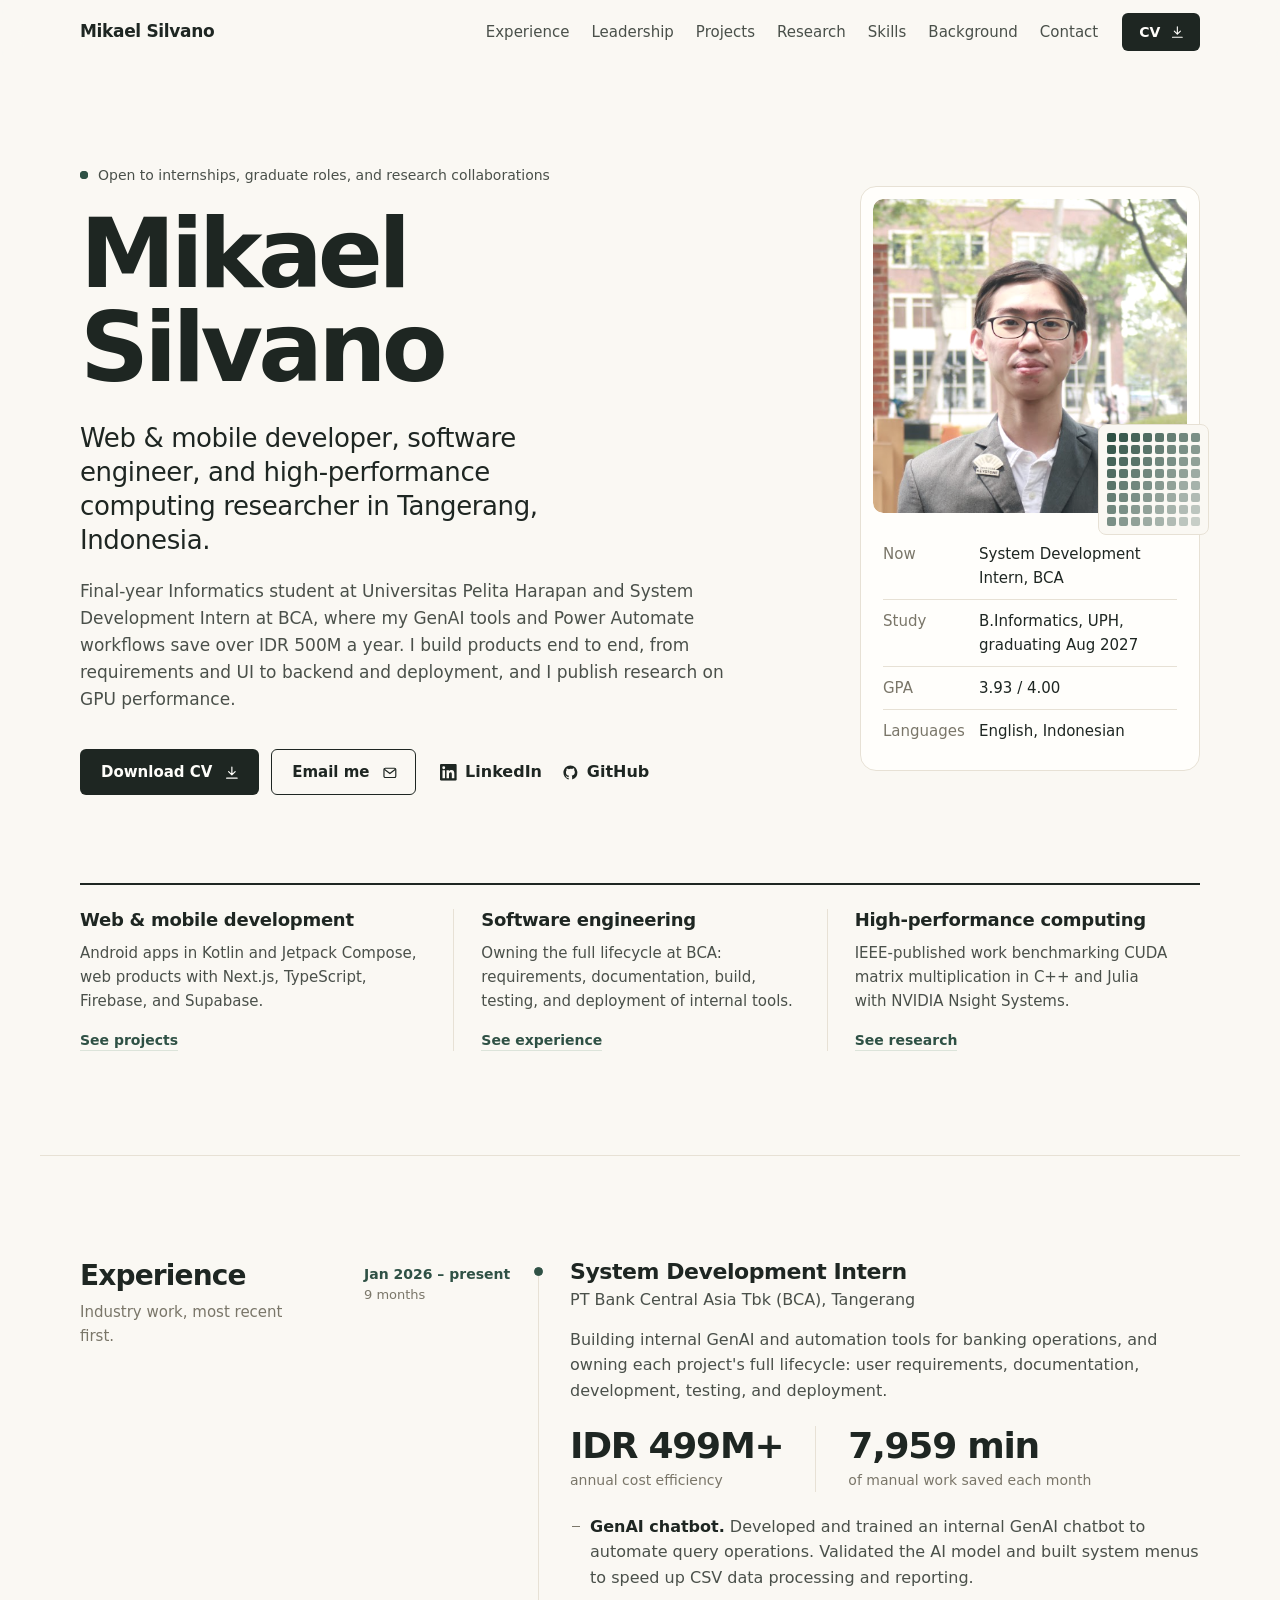
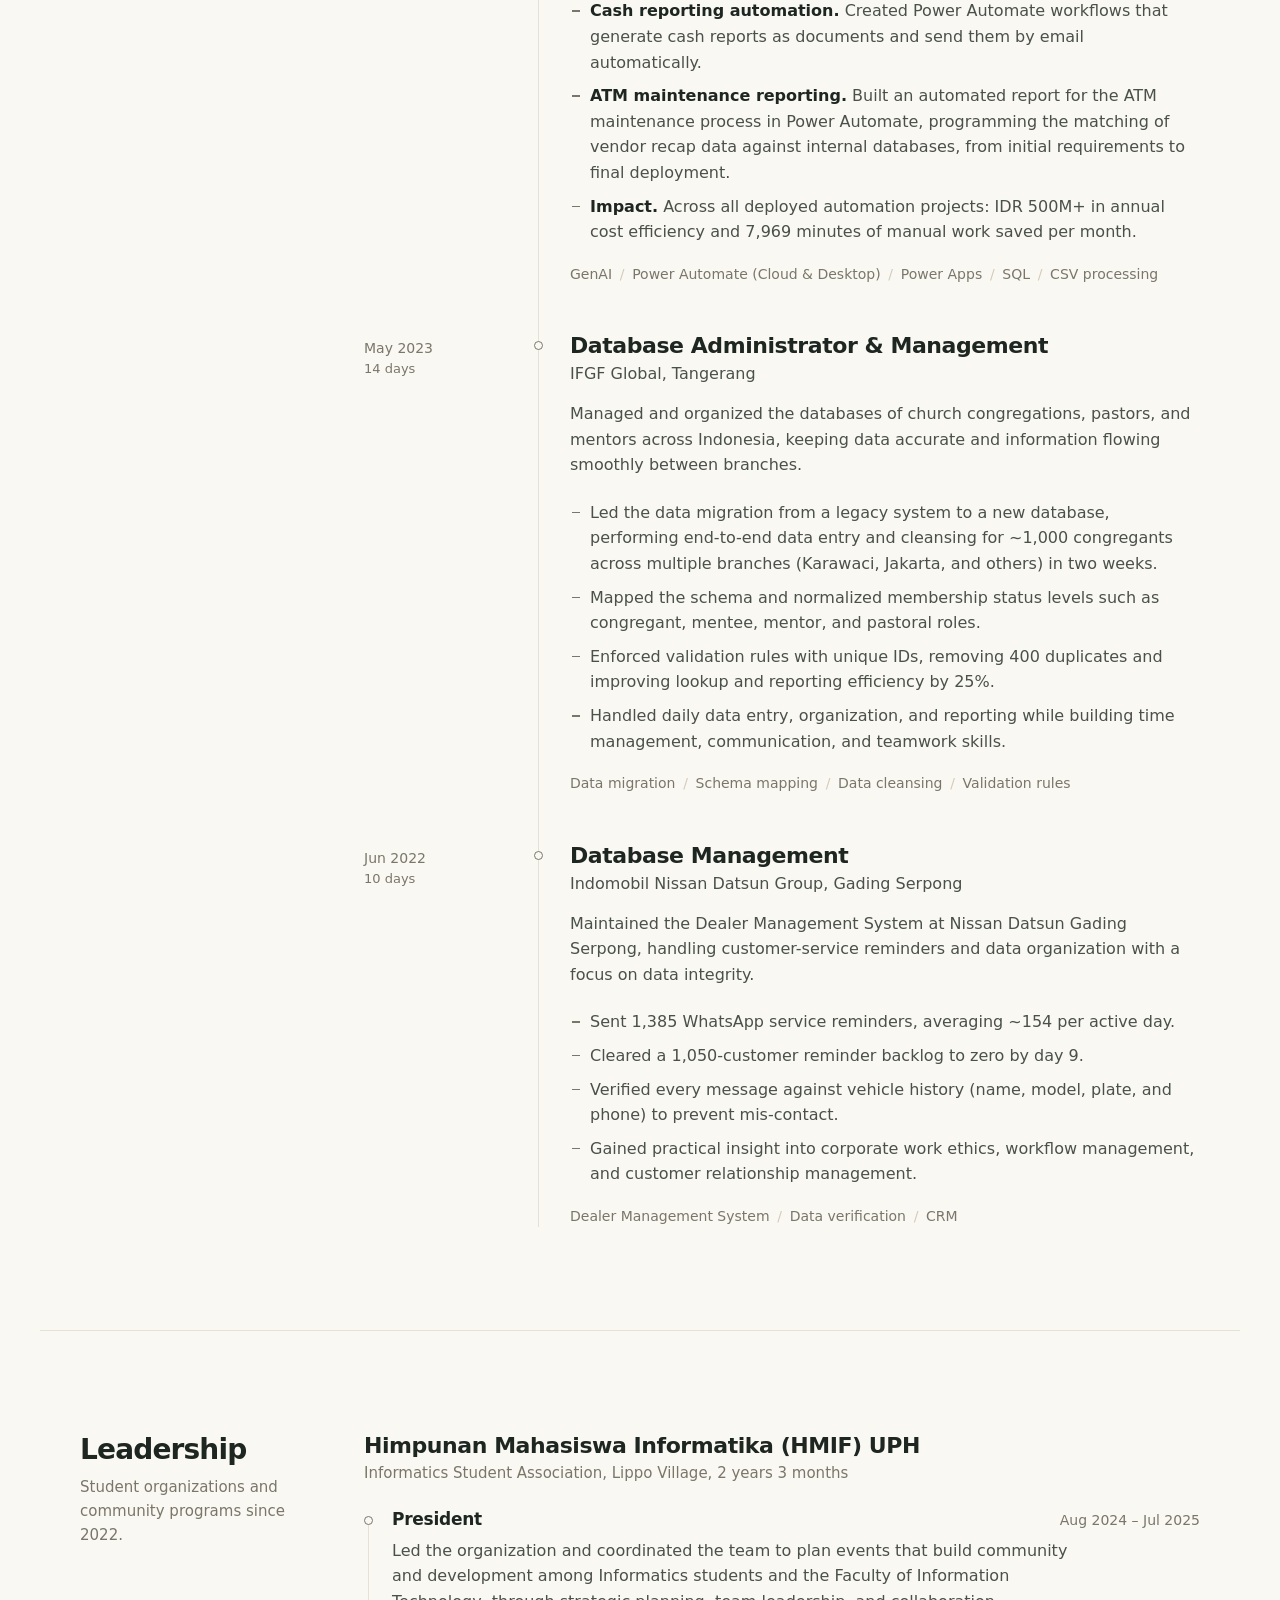
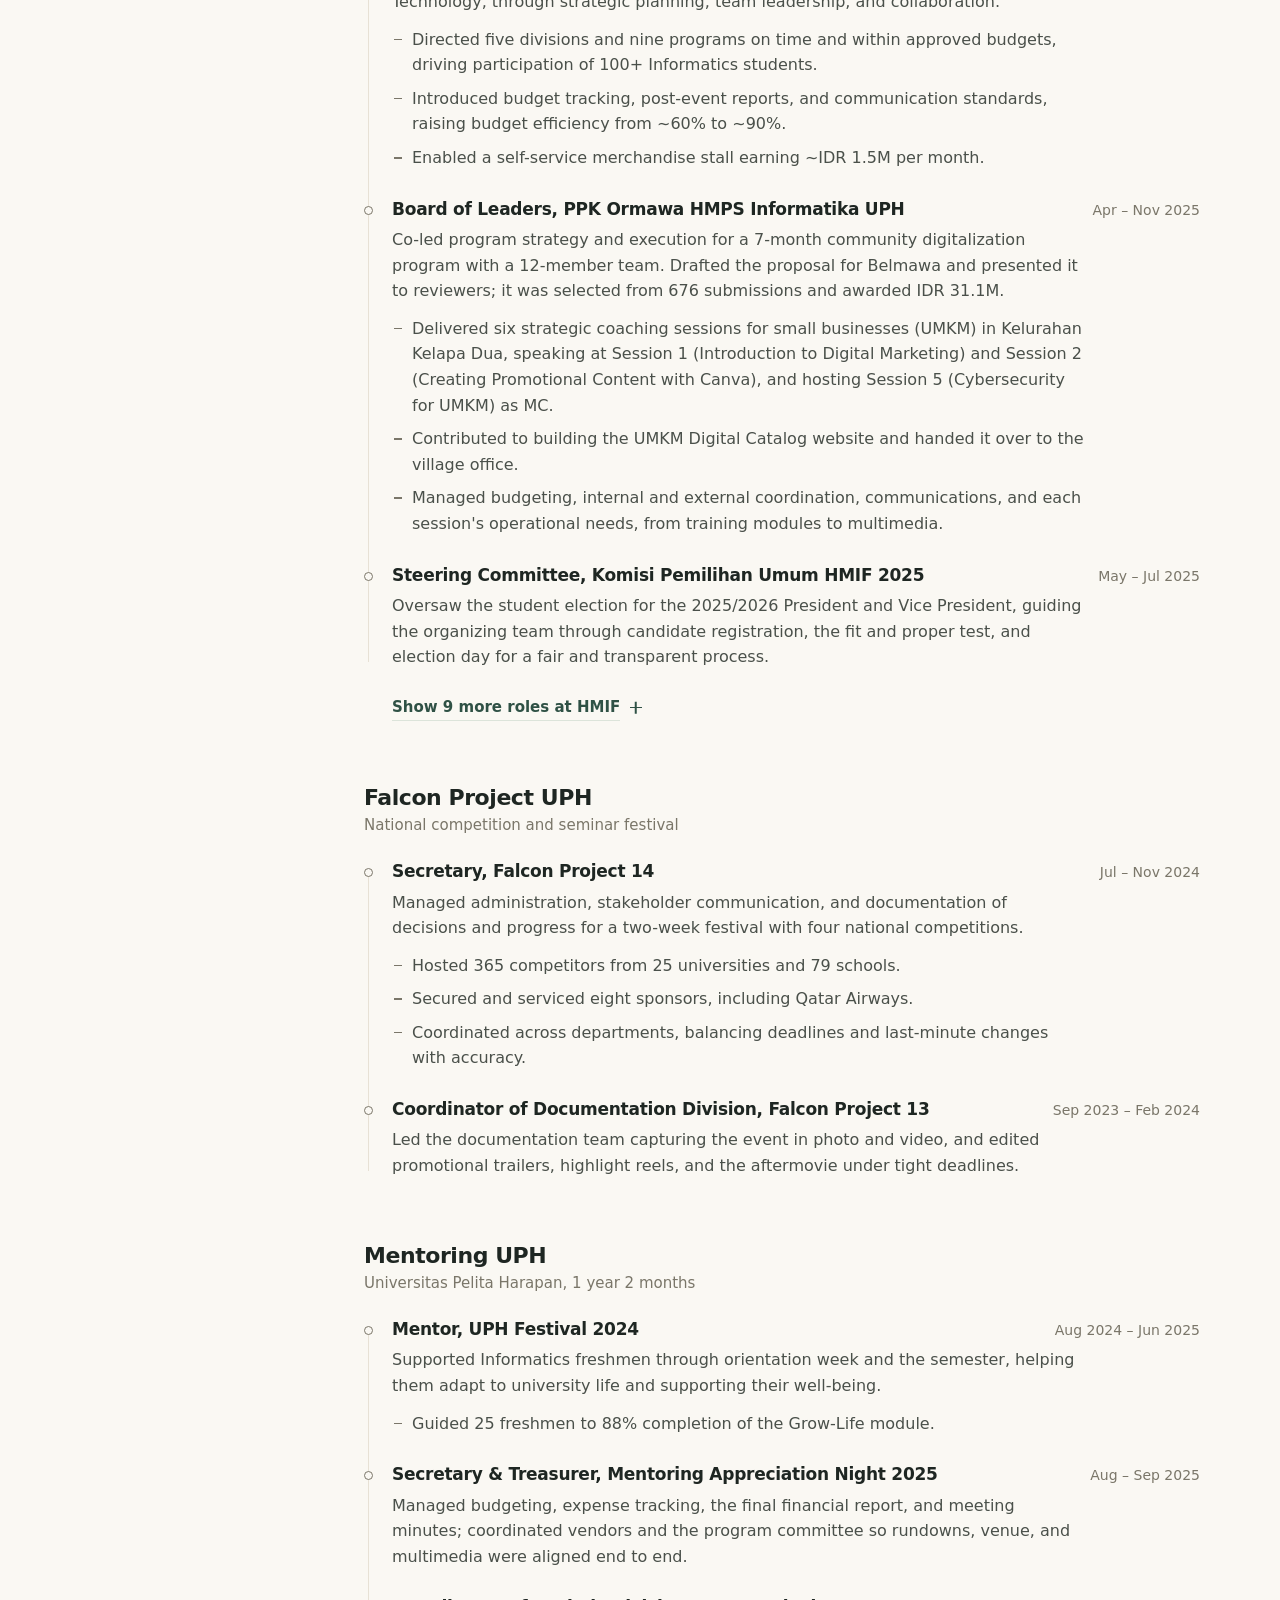
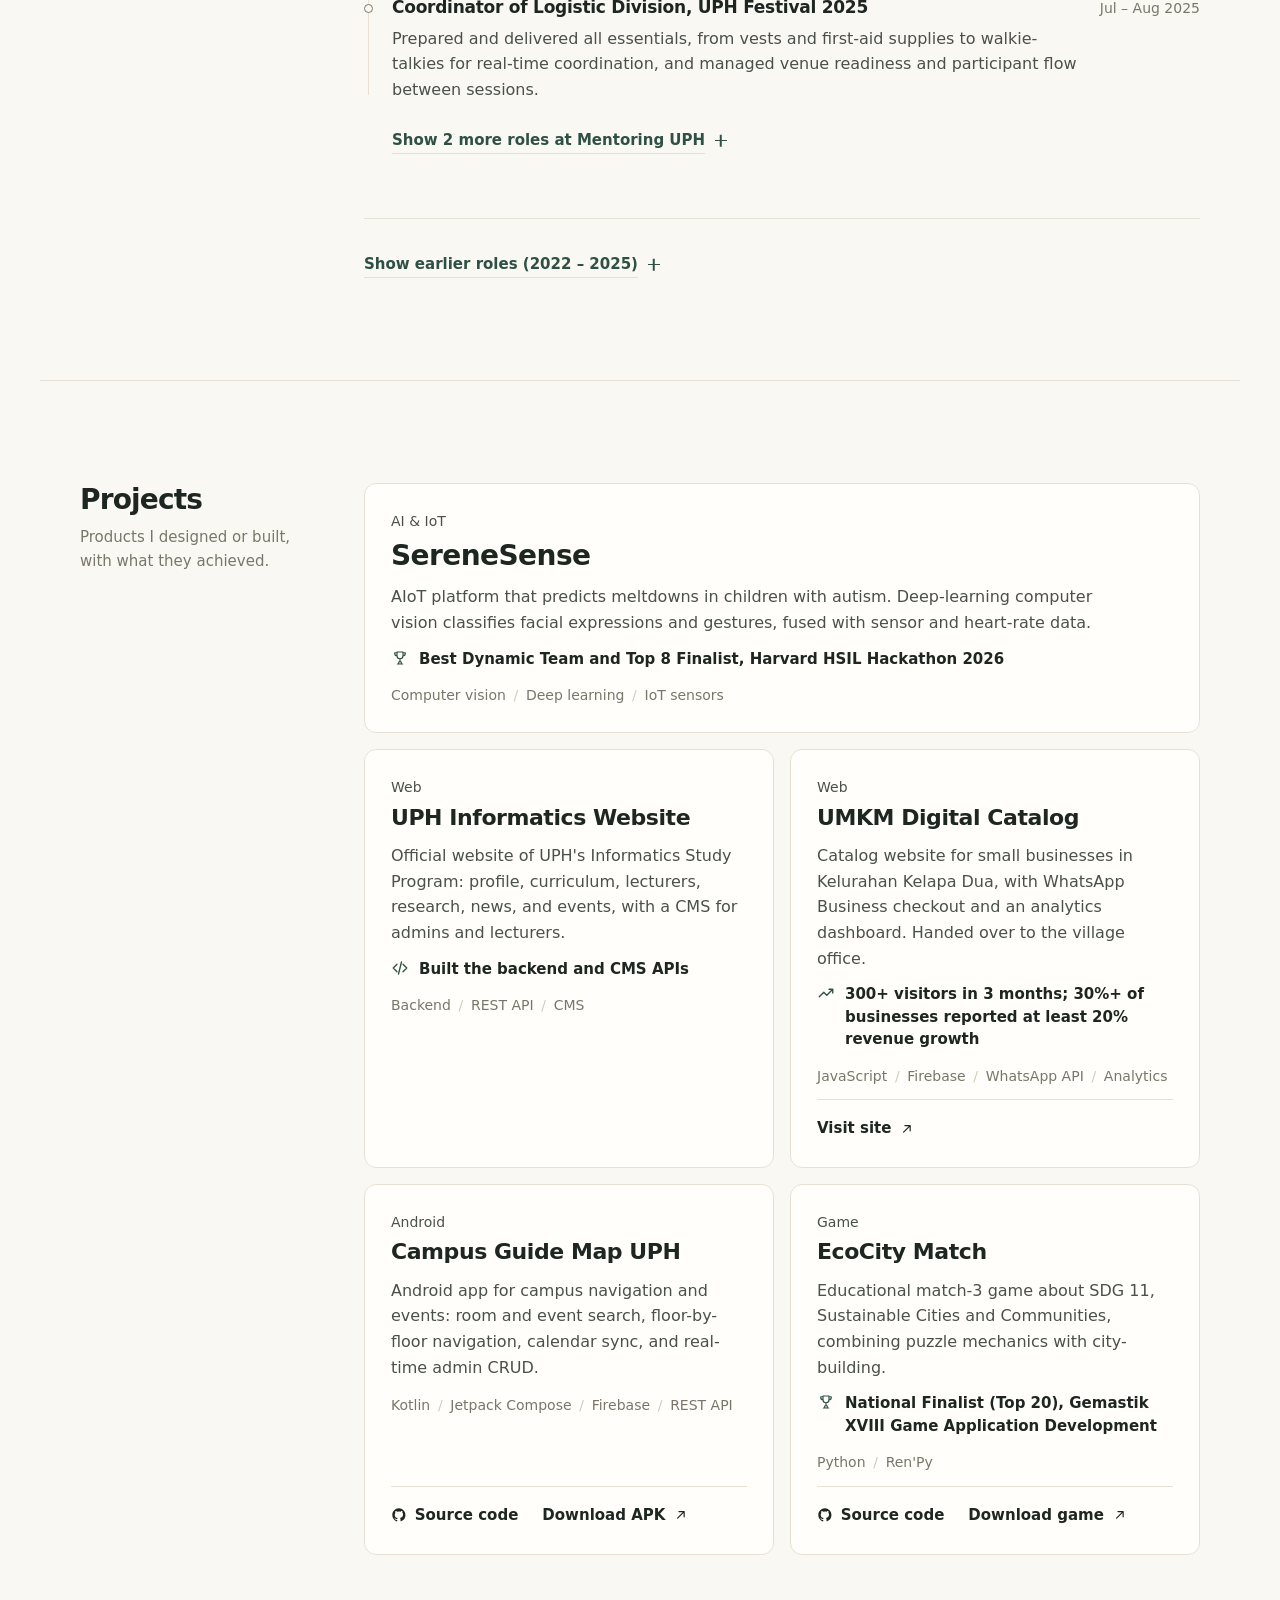
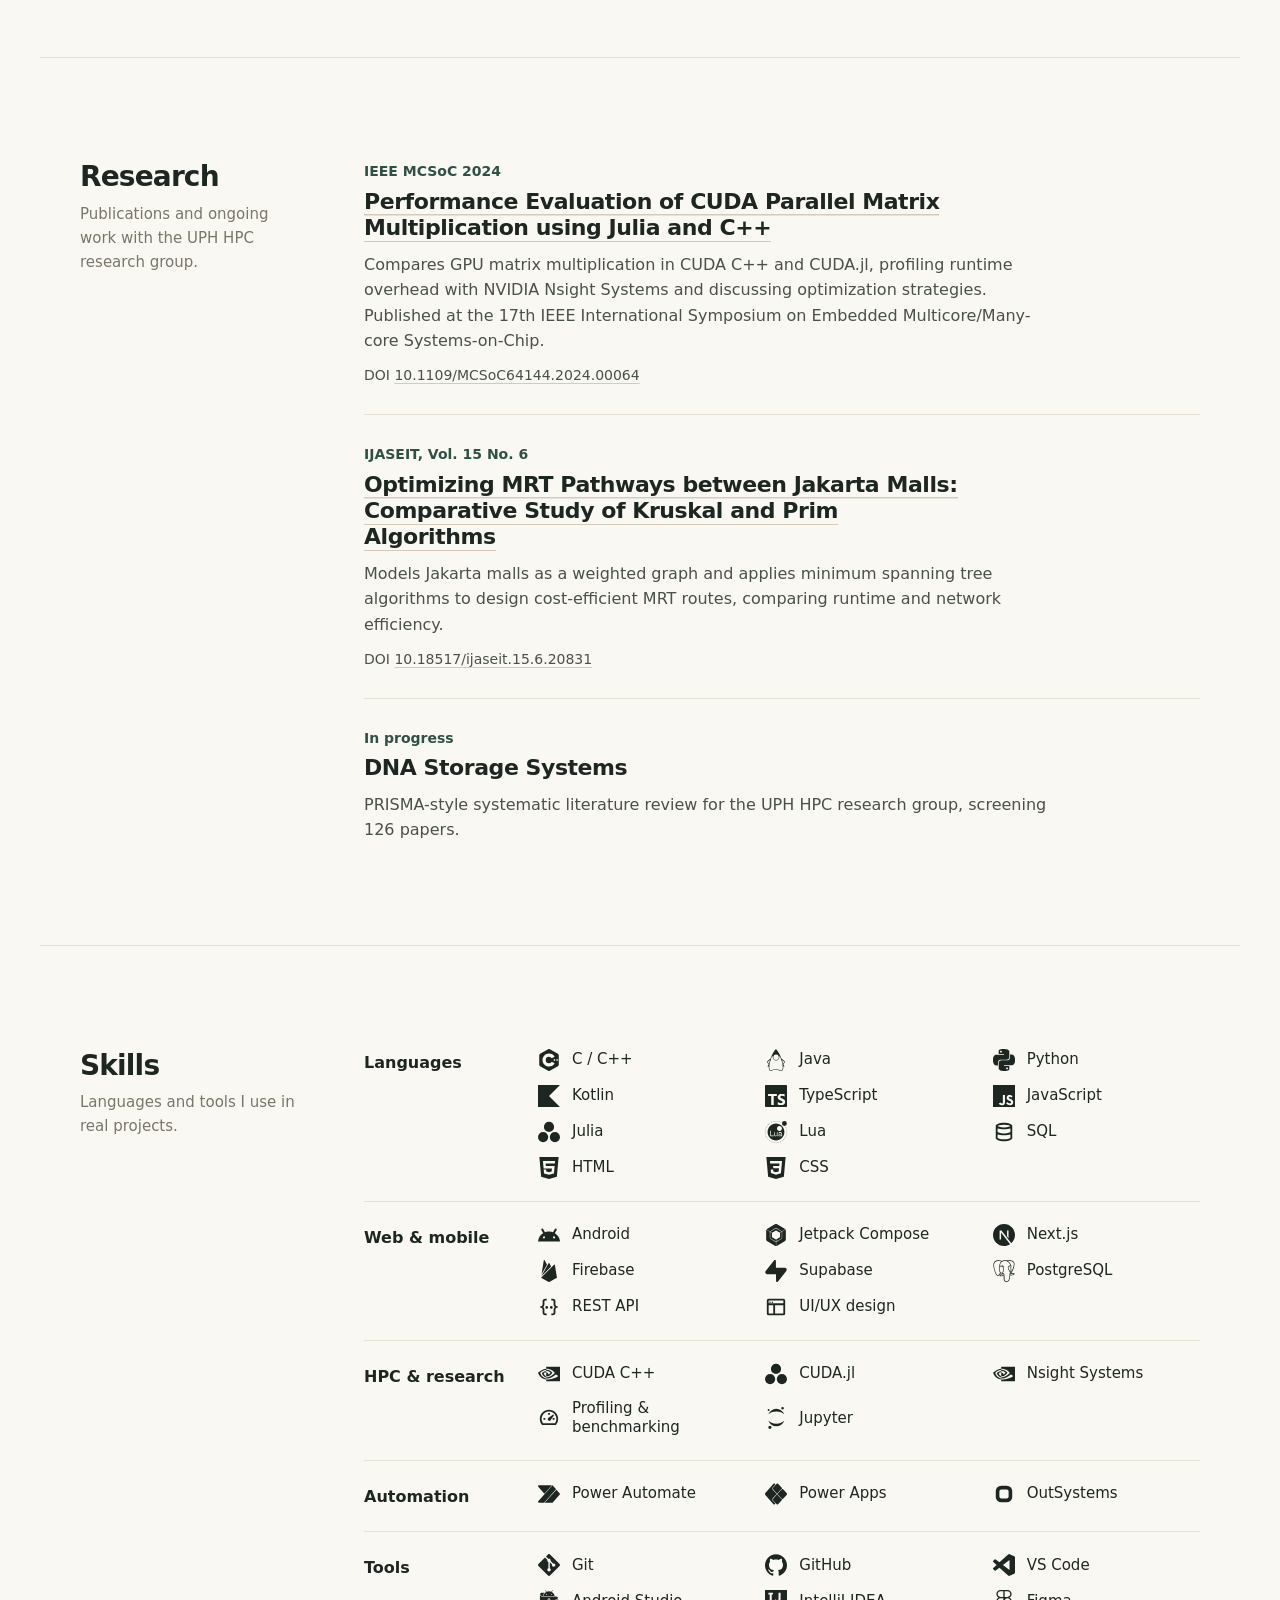
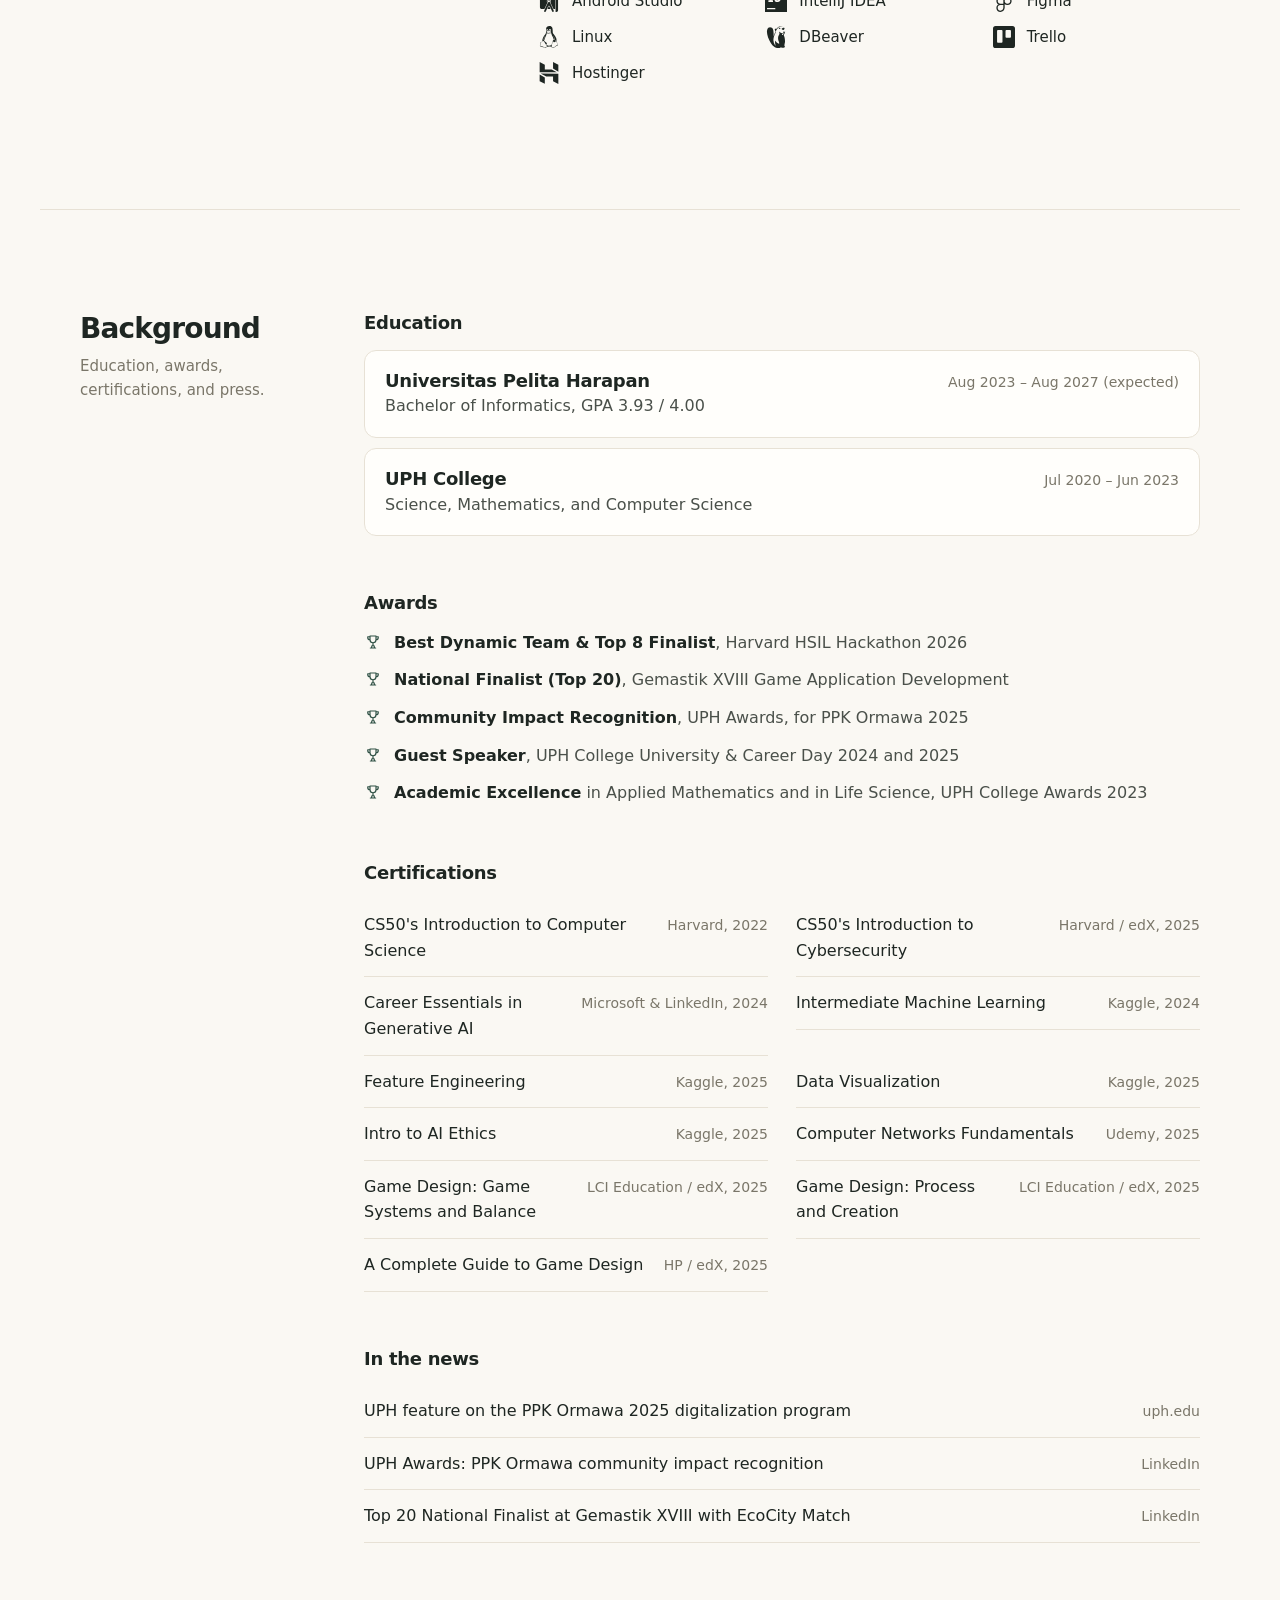
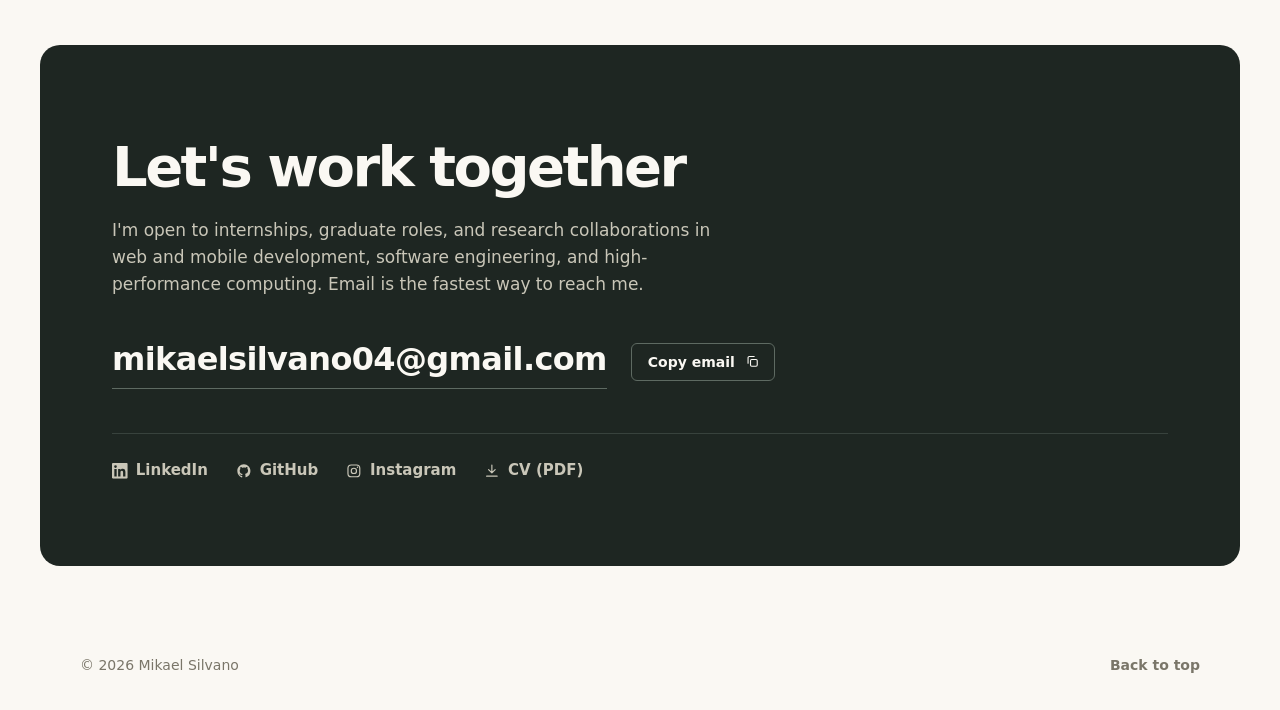
<file: index.html>
<!DOCTYPE html>
<html lang="en">
<head>
    <meta charset="UTF-8">
    <meta name="viewport" content="width=device-width, initial-scale=1.0">
    <title>Mikael Silvano | Web & Mobile Developer, Software Engineer</title>
    <meta name="description" content="Mikael Silvano: final-year Informatics student at Universitas Pelita Harapan and System Development Intern at BCA. Web and mobile development, software engineering, and high-performance computing research.">
    <meta name="theme-color" content="#FAF8F3">
    <meta property="og:title" content="Mikael Silvano | Web & Mobile Developer, Software Engineer">
    <meta property="og:description" content="Web and mobile developer, software engineer, and IEEE-published HPC researcher based in Tangerang, Indonesia.">
    <meta property="og:image" content="https://mikaelsilvano.github.io/res/img/profile.png">
    <meta property="og:url" content="https://mikaelsilvano.github.io/">
    <link rel="icon" href="res/img/logo.png" type="image/png">

    <meta http-equiv="Content-Security-Policy" content="default-src 'self'; script-src 'self'; style-src 'self' 'unsafe-inline' https://fonts.googleapis.com; font-src https://fonts.gstatic.com; img-src 'self' data: https:;">

    <link rel="preconnect" href="https://fonts.googleapis.com">
    <link rel="preconnect" href="https://fonts.gstatic.com" crossorigin>
    <link href="https://fonts.googleapis.com/css2?family=Schibsted+Grotesk:ital,wght@0,400;0,500;0,600;0,700;0,800;1,400&display=swap" rel="stylesheet">
    <link rel="stylesheet" href="style.css">
    <script src="res/js/boot.js"></script>
</head>
<body>

    <a class="skip-link" href="#main">Skip to content</a>
    <div class="scroll-progress" aria-hidden="true"></div>

    <svg width="0" height="0" style="position:absolute" aria-hidden="true">
        <symbol id="i-download" viewBox="0 0 24 24"><path d="M12 3v12m0 0-5-5m5 5 5-5M4 20h16" fill="none" stroke="currentColor" stroke-width="1.8" stroke-linecap="round" stroke-linejoin="round"/></symbol>
        <symbol id="i-mail" viewBox="0 0 24 24"><rect x="3" y="5" width="18" height="14" rx="2" fill="none" stroke="currentColor" stroke-width="1.8"/><path d="m4 7 8 6 8-6" fill="none" stroke="currentColor" stroke-width="1.8" stroke-linecap="round" stroke-linejoin="round"/></symbol>
        <symbol id="i-copy" viewBox="0 0 24 24"><rect x="9" y="9" width="11" height="11" rx="2" fill="none" stroke="currentColor" stroke-width="1.8"/><path d="M5 15V6a2 2 0 0 1 2-2h8" fill="none" stroke="currentColor" stroke-width="1.8" stroke-linecap="round"/></symbol>
        <symbol id="i-ext" viewBox="0 0 24 24"><path d="M7 17 17 7m0 0H9m8 0v8" fill="none" stroke="currentColor" stroke-width="1.8" stroke-linecap="round" stroke-linejoin="round"/></symbol>
        <symbol id="i-award" viewBox="0 0 24 24"><path d="M8 4h8v5a4 4 0 0 1-8 0V4Zm0 1H5v1a3 3 0 0 0 3 3m8-4h3v1a3 3 0 0 1-3 3m-4 4v3m-3.5 4h7M10 20l.5-3h3l.5 3" fill="none" stroke="currentColor" stroke-width="1.6" stroke-linecap="round" stroke-linejoin="round"/></symbol>
        <symbol id="i-trend" viewBox="0 0 24 24"><path d="m3 17 6-6 4 4 8-8m0 0h-5m5 0v5" fill="none" stroke="currentColor" stroke-width="1.8" stroke-linecap="round" stroke-linejoin="round"/></symbol>
        <symbol id="i-code" viewBox="0 0 24 24"><path d="m8 7-5 5 5 5m8-10 5 5-5 5M14 4l-4 16" fill="none" stroke="currentColor" stroke-width="1.8" stroke-linecap="round" stroke-linejoin="round"/></symbol>
        <symbol id="i-github" viewBox="0 0 24 24"><path fill="currentColor" d="M12 2C6.48 2 2 6.58 2 12.25c0 4.53 2.87 8.37 6.84 9.73.5.09.68-.22.68-.49v-1.7c-2.78.62-3.37-1.36-3.37-1.36-.46-1.18-1.11-1.5-1.11-1.5-.91-.64.07-.62.07-.62 1 .07 1.53 1.06 1.53 1.06.9 1.57 2.35 1.12 2.92.85.09-.66.35-1.12.63-1.37-2.22-.26-4.56-1.14-4.56-5.07 0-1.12.39-2.04 1.03-2.76-.1-.26-.45-1.3.1-2.71 0 0 .84-.28 2.75 1.05A9.4 9.4 0 0 1 12 6.84c.85 0 1.7.12 2.5.34 1.9-1.33 2.74-1.05 2.74-1.05.55 1.41.2 2.45.1 2.71.64.72 1.03 1.64 1.03 2.76 0 3.94-2.34 4.8-4.57 5.06.36.32.68.94.68 1.9v2.82c0 .27.18.59.69.49A10.26 10.26 0 0 0 22 12.25C22 6.58 17.52 2 12 2Z"/></symbol>
        <symbol id="i-linkedin" viewBox="0 0 24 24"><path fill="currentColor" d="M20.45 20.45h-3.56v-5.57c0-1.33-.02-3.04-1.85-3.04-1.85 0-2.14 1.45-2.14 2.94v5.67H9.35V9h3.41v1.56h.05c.48-.9 1.64-1.85 3.37-1.85 3.6 0 4.27 2.37 4.27 5.46v6.28ZM5.34 7.43a2.06 2.06 0 1 1 0-4.13 2.06 2.06 0 0 1 0 4.13ZM7.12 20.45H3.56V9h3.56v11.45ZM22.22 0H1.77C.79 0 0 .77 0 1.73v20.54C0 23.23.79 24 1.77 24h20.45c.98 0 1.78-.77 1.78-1.73V1.73C24 .77 23.2 0 22.22 0Z"/></symbol>
        <symbol id="i-instagram" viewBox="0 0 24 24"><rect x="3" y="3" width="18" height="18" rx="5" fill="none" stroke="currentColor" stroke-width="1.8"/><circle cx="12" cy="12" r="4" fill="none" stroke="currentColor" stroke-width="1.8"/><circle cx="17.5" cy="6.5" r="1.1" fill="currentColor"/></symbol>
    </svg>

    <header class="site-header">
        <div class="container nav">
            <a href="#top" class="brand" aria-label="Mikael Silvano, back to top">Mikael Silvano</a>

            <nav id="site-nav" class="nav-links" aria-label="Sections">
                <a href="#experience">Experience</a>
                <a href="#leadership">Leadership</a>
                <a href="#projects">Projects</a>
                <a href="#research">Research</a>
                <a href="#skills">Skills</a>
                <a href="#background">Background</a>
                <a href="#contact">Contact</a>
                <span class="nav-indicator" aria-hidden="true"></span>
            </nav>

            <div class="nav-actions">
                <a href="res/resume.pdf" class="btn btn-small btn-solid" target="_blank" rel="noopener">
                    <span>CV</span><svg class="icon" aria-hidden="true"><use href="#i-download"/></svg>
                </a>
                <button class="menu-toggle" type="button" aria-expanded="false" aria-controls="site-nav">
                    <span class="sr-only">Menu</span>
                    <span class="menu-bars" aria-hidden="true"></span>
                </button>
            </div>
        </div>
    </header>

    <main id="main">

        <section id="top" class="hero container">
            <div class="hero-text">
                <p class="status intro" style="--i:0"><span class="status-dot" aria-hidden="true"></span>Open to internships, graduate roles, and research collaborations</p>
                <h1 class="hero-name">
                    <span class="line"><span style="--i:1">Mikael</span></span>
                    <span class="line"><span style="--i:2">Silvano</span></span>
                </h1>
                <p class="hero-role intro" style="--i:3">Web &amp; mobile developer, software engineer, and high-performance computing researcher in Tangerang, Indonesia.</p>
                <p class="hero-summary intro" style="--i:4">
                    Final-year Informatics student at Universitas Pelita Harapan and System Development Intern at BCA,
                    where my GenAI tools and Power Automate workflows save over IDR 500M a year.
                    I build products end to end, from requirements and UI to backend and deployment,
                    and I publish research on GPU performance.
                </p>
                <div class="hero-actions intro" style="--i:5">
                    <a href="res/resume.pdf" class="btn btn-solid" target="_blank" rel="noopener">
                        <span>Download CV</span><svg class="icon" aria-hidden="true"><use href="#i-download"/></svg>
                    </a>
                    <a href="mailto:mikaelsilvano04@gmail.com" class="btn btn-outline">
                        <span>Email me</span><svg class="icon" aria-hidden="true"><use href="#i-mail"/></svg>
                    </a>
                    <span class="hero-socials">
                        <a href="https://www.linkedin.com/in/mikael-silvano-4659b4238" class="link" target="_blank" rel="noopener noreferrer">
                            <svg class="icon" aria-hidden="true"><use href="#i-linkedin"/></svg><span>LinkedIn</span>
                        </a>
                        <a href="https://github.com/MikaelSilvano/" class="link" target="_blank" rel="noopener noreferrer">
                            <svg class="icon" aria-hidden="true"><use href="#i-github"/></svg><span>GitHub</span>
                        </a>
                    </span>
                </div>
            </div>

            <aside class="hero-card intro" style="--i:3" aria-label="Quick facts">
                <div class="portrait">
                    <img src="res/img/profile.png" alt="Portrait of Mikael Silvano" width="464" height="482">
                    <div class="thread-grid" aria-hidden="true"></div>
                </div>
                <dl class="facts">
                    <div><dt>Now</dt><dd>System Development Intern, BCA</dd></div>
                    <div><dt>Study</dt><dd>B.Informatics, UPH, graduating Aug 2027</dd></div>
                    <div><dt>GPA</dt><dd>3.93 / 4.00</dd></div>
                    <div><dt>Languages</dt><dd>English, Indonesian</dd></div>
                </dl>
            </aside>
        </section>

        <section class="container focus" aria-label="Focus areas" data-reveal-group>
            <a class="focus-item" href="#projects" data-reveal>
                <h2>Web &amp; mobile development</h2>
                <p>Android apps in Kotlin and Jetpack Compose, web products with Next.js, TypeScript, Firebase, and Supabase.</p>
                <span class="focus-link">See projects</span>
            </a>
            <a class="focus-item" href="#experience" data-reveal>
                <h2>Software engineering</h2>
                <p>Owning the full lifecycle at BCA: requirements, documentation, build, testing, and deployment of internal tools.</p>
                <span class="focus-link">See experience</span>
            </a>
            <a class="focus-item" href="#research" data-reveal>
                <h2>High-performance computing</h2>
                <p>IEEE-published work benchmarking CUDA matrix multiplication in C++ and Julia with NVIDIA Nsight Systems.</p>
                <span class="focus-link">See research</span>
            </a>
        </section>

        <section id="experience" class="container section">
            <div class="section-head" data-reveal>
                <h2>Experience</h2>
                <p>Industry work, most recent first.</p>
            </div>
            <div class="section-body">
                <ol class="timeline">
                    <li class="role is-current" data-reveal>
                        <div class="role-date">Jan 2026 – present<span>9 months</span></div>
                        <div class="role-body">
                            <h3>System Development Intern</h3>
                            <p class="role-org">PT Bank Central Asia Tbk (BCA), Tangerang</p>
                            <p class="role-summary">Building internal GenAI and automation tools for banking operations, and owning each project's full lifecycle: user requirements, documentation, development, testing, and deployment.</p>
                            <div class="impact">
                                <div>
                                    <p class="impact-num">IDR <span data-count="500">500</span>M+</p>
                                    <p class="impact-label">annual cost efficiency</p>
                                </div>
                                <div>
                                    <p class="impact-num"><span data-count="7969">7,969</span> min</p>
                                    <p class="impact-label">of manual work saved each month</p>
                                </div>
                            </div>
                            <ul class="points">
                                <li><strong>GenAI chatbot.</strong> Developed and trained an internal GenAI chatbot to automate query operations. Validated the AI model and built system menus to speed up CSV data processing and reporting.</li>
                                <li><strong>Cash reporting automation.</strong> Created Power Automate workflows that generate cash reports as documents and send them by email automatically.</li>
                                <li><strong>ATM maintenance reporting.</strong> Built an automated report for the ATM maintenance process in Power Automate, programming the matching of vendor recap data against internal databases, from initial requirements to final deployment.</li>
                                <li><strong>Impact.</strong> Across all deployed automation projects: IDR 500M+ in annual cost efficiency and 7,969 minutes of manual work saved per month.</li>
                            </ul>
                            <ul class="stack" aria-label="Tools used">
                                <li>GenAI</li><li>Power Automate (Cloud &amp; Desktop)</li><li>Power Apps</li><li>SQL</li><li>CSV processing</li>
                            </ul>
                        </div>
                    </li>
                    <li class="role" data-reveal>
                        <div class="role-date">May 2023<span>14 days</span></div>
                        <div class="role-body">
                            <h3>Database Administrator &amp; Management</h3>
                            <p class="role-org">IFGF Global, Tangerang</p>
                            <p class="role-summary">Managed and organized the databases of church congregations, pastors, and mentors across Indonesia, keeping data accurate and information flowing smoothly between branches.</p>
                            <ul class="points">
                                <li>Led the data migration from a legacy system to a new database, performing end-to-end data entry and cleansing for ~1,000 congregants across multiple branches (Karawaci, Jakarta, and others) in two weeks.</li>
                                <li>Mapped the schema and normalized membership status levels such as congregant, mentee, mentor, and pastoral roles.</li>
                                <li>Enforced validation rules with unique IDs, removing 400 duplicates and improving lookup and reporting efficiency by 25%.</li>
                                <li>Handled daily data entry, organization, and reporting while building time management, communication, and teamwork skills.</li>
                            </ul>
                            <ul class="stack" aria-label="Skills used">
                                <li>Data migration</li><li>Schema mapping</li><li>Data cleansing</li><li>Validation rules</li>
                            </ul>
                        </div>
                    </li>
                    <li class="role" data-reveal>
                        <div class="role-date">Jun 2022<span>10 days</span></div>
                        <div class="role-body">
                            <h3>Database Management</h3>
                            <p class="role-org">Indomobil Nissan Datsun Group, Gading Serpong</p>
                            <p class="role-summary">Maintained the Dealer Management System at Nissan Datsun Gading Serpong, handling customer-service reminders and data organization with a focus on data integrity.</p>
                            <ul class="points">
                                <li>Sent 1,385 WhatsApp service reminders, averaging ~154 per active day.</li>
                                <li>Cleared a 1,050-customer reminder backlog to zero by day 9.</li>
                                <li>Verified every message against vehicle history (name, model, plate, and phone) to prevent mis-contact.</li>
                                <li>Gained practical insight into corporate work ethics, workflow management, and customer relationship management.</li>
                            </ul>
                            <ul class="stack" aria-label="Skills used">
                                <li>Dealer Management System</li><li>Data verification</li><li>CRM</li>
                            </ul>
                        </div>
                    </li>
                </ol>
            </div>
        </section>

        <section id="leadership" class="container section">
            <div class="section-head" data-reveal>
                <h2>Leadership</h2>
                <p>Student organizations and community programs since 2022.</p>
            </div>
            <div class="section-body">

                <article class="org" data-reveal>
                    <header class="org-head">
                        <h3>Himpunan Mahasiswa Informatika (HMIF) UPH</h3>
                        <p>Informatics Student Association, Lippo Village, 2 years 3 months</p>
                    </header>
                    <ol class="org-roles">
                        <li class="org-role">
                            <div class="lead-top"><h4>President</h4><span>Aug 2024 – Jul 2025</span></div>
                            <p>Led the organization and coordinated the team to plan events that build community and development among Informatics students and the Faculty of Information Technology, through strategic planning, team leadership, and collaboration.</p>
                            <ul class="points">
                                <li>Directed five divisions and nine programs on time and within approved budgets, driving participation of 100+ Informatics students.</li>
                                <li>Introduced budget tracking, post-event reports, and communication standards, raising budget efficiency from ~60% to ~90%.</li>
                                <li>Enabled a self-service merchandise stall earning ~IDR 1.5M per month.</li>
                            </ul>
                        </li>
                        <li class="org-role">
                            <div class="lead-top"><h4>Board of Leaders, PPK Ormawa HMPS Informatika UPH</h4><span>Apr – Nov 2025</span></div>
                            <p>Co-led program strategy and execution for a 7-month community digitalization program with a 12-member team. Drafted the proposal for Belmawa and presented it to reviewers; it was selected from 676 submissions and awarded IDR 31.1M.</p>
                            <ul class="points">
                                <li>Delivered six strategic coaching sessions for small businesses (UMKM) in Kelurahan Kelapa Dua, speaking at Session 1 (Introduction to Digital Marketing) and Session 2 (Creating Promotional Content with Canva), and hosting Session 5 (Cybersecurity for UMKM) as MC.</li>
                                <li>Contributed to building the UMKM Digital Catalog website and handed it over to the village office.</li>
                                <li>Managed budgeting, internal and external coordination, communications, and each session's operational needs, from training modules to multimedia.</li>
                            </ul>
                        </li>
                        <li class="org-role">
                            <div class="lead-top"><h4>Steering Committee, Komisi Pemilihan Umum HMIF 2025</h4><span>May – Jul 2025</span></div>
                            <p>Oversaw the student election for the 2025/2026 President and Vice President, guiding the organizing team through candidate registration, the fit and proper test, and election day for a fair and transparent process.</p>
                        </li>
                    </ol>
                    <details class="more">
                        <summary><span class="more-label">Show 9 more roles at HMIF</span><span class="more-icon" aria-hidden="true"></span></summary>
                        <div class="more-body">
                            <ol class="org-roles">
                                <li class="org-role">
                                    <div class="lead-top"><h4>Steering Committee, Informatics Day of Engagement &amp; Activities (I-DEA) 2025</h4><span>Apr – Jun 2025</span></div>
                                    <p>Guided the organizing team and gave feedback for a two-day program: a talk show with tech industry experts, followed by bonding activities and an awarding session.</p>
                                </li>
                                <li class="org-role">
                                    <div class="lead-top"><h4>Coordinator of Event Division, Informatics Goes to Company 2025</h4><span>Mar – Apr 2025</span></div>
                                    <p>Led planning and execution of the company visit to Nanovest, South Jakarta: event timeline, smartbook design, and technical flow, supervising MCs and timekeepers for smooth transitions.</p>
                                </li>
                                <li class="org-role">
                                    <div class="lead-top"><h4>Steering Committee, Studi Banding FIT UPH and UI 2024</h4><span>Aug – Sep 2024</span></div>
                                    <p>Reviewed progress and deliverables for a comparative study between UPH's Faculty of Information Technology and Universitas Indonesia's Faculty of Computer Science, and presented an overview of HMIF.</p>
                                </li>
                                <li class="org-role">
                                    <div class="lead-top"><h4>Steering Committee, Welcoming Party x Informatics Trip 2024</h4><span>Jul – Sep 2024</span></div>
                                    <p>Guided a three-day bonding event in Lippo Village and Bandung that introduced Informatics freshmen to campus life.</p>
                                </li>
                                <li class="org-role">
                                    <div class="lead-top"><h4>Secretary &amp; Treasurer, Informatics Trip 2024</h4><span>Apr – Jun 2024</span></div>
                                    <p>Managed participant data, finances, fundraising, and stakeholder meetings for a two-day fellowship in Puncak, Bogor, with detailed financial reports for transparency.</p>
                                </li>
                                <li class="org-role">
                                    <div class="lead-top"><h4>Coordinator of Design, Documentation, and Multimedia, I-Core 2024</h4><span>Apr – Jun 2024</span></div>
                                    <p>Led the team designing the logo, presentation materials, and posters for an online seminar; supervised photo and video documentation and ran the Zoom conference.</p>
                                </li>
                                <li class="org-role">
                                    <div class="lead-top"><h4>Coordinator of Logistics, Informatics Goes to Company 2024</h4><span>Feb – Mar 2024</span></div>
                                    <p>Organized a company visit to Bank Central Asia: transportation, meals, and award gifts for the host.</p>
                                </li>
                                <li class="org-role">
                                    <div class="lead-top"><h4>Member of Student Development Division</h4><span>Sep 2023 – Aug 2024</span></div>
                                    <p>Organized webinars and competitions supporting Informatics students' growth.</p>
                                </li>
                                <li class="org-role">
                                    <div class="lead-top"><h4>Design, Documentation, and Multimedia, HMPTIF &amp; HMPSSI Webinar 2024</h4><span>Feb – Mar 2024</span></div>
                                    <p>Photographed and filmed the "From Idea to Impact: The Technopreneur Mindset" webinar and edited the aftermovie shared on social media.</p>
                                </li>
                            </ol>
                        </div>
                    </details>
                </article>

                <article class="org" data-reveal>
                    <header class="org-head">
                        <h3>Falcon Project UPH</h3>
                        <p>National competition and seminar festival</p>
                    </header>
                    <ol class="org-roles">
                        <li class="org-role">
                            <div class="lead-top"><h4>Secretary, Falcon Project 14</h4><span>Jul – Nov 2024</span></div>
                            <p>Managed administration, stakeholder communication, and documentation of decisions and progress for a two-week festival with four national competitions.</p>
                            <ul class="points">
                                <li>Hosted 365 competitors from 25 universities and 79 schools.</li>
                                <li>Secured and serviced eight sponsors, including Qatar Airways.</li>
                                <li>Coordinated across departments, balancing deadlines and last-minute changes with accuracy.</li>
                            </ul>
                        </li>
                        <li class="org-role">
                            <div class="lead-top"><h4>Coordinator of Documentation Division, Falcon Project 13</h4><span>Sep 2023 – Feb 2024</span></div>
                            <p>Led the documentation team capturing the event in photo and video, and edited promotional trailers, highlight reels, and the aftermovie under tight deadlines.</p>
                        </li>
                    </ol>
                </article>

                <article class="org" data-reveal>
                    <header class="org-head">
                        <h3>Mentoring UPH</h3>
                        <p>Universitas Pelita Harapan, 1 year 2 months</p>
                    </header>
                    <ol class="org-roles">
                        <li class="org-role">
                            <div class="lead-top"><h4>Mentor, UPH Festival 2024</h4><span>Aug 2024 – Jun 2025</span></div>
                            <p>Supported Informatics freshmen through orientation week and the semester, helping them adapt to university life and supporting their well-being.</p>
                            <ul class="points">
                                <li>Guided 25 freshmen to 88% completion of the Grow-Life module.</li>
                            </ul>
                        </li>
                        <li class="org-role">
                            <div class="lead-top"><h4>Secretary &amp; Treasurer, Mentoring Appreciation Night 2025</h4><span>Aug – Sep 2025</span></div>
                            <p>Managed budgeting, expense tracking, the final financial report, and meeting minutes; coordinated vendors and the program committee so rundowns, venue, and multimedia were aligned end to end.</p>
                        </li>
                        <li class="org-role">
                            <div class="lead-top"><h4>Coordinator of Logistic Division, UPH Festival 2025</h4><span>Jul – Aug 2025</span></div>
                            <p>Prepared and delivered all essentials, from vests and first-aid supplies to walkie-talkies for real-time coordination, and managed venue readiness and participant flow between sessions.</p>
                        </li>
                    </ol>
                    <details class="more">
                        <summary><span class="more-label">Show 2 more roles at Mentoring UPH</span><span class="more-icon" aria-hidden="true"></span></summary>
                        <div class="more-body">
                            <ol class="org-roles">
                                <li class="org-role">
                                    <div class="lead-top"><h4>Member of Logistic Division, Training Mentor 2025</h4><span>Feb – Jul 2025</span></div>
                                    <p>Prepared materials, booked venues, and organized committee identity items such as t-shirts, name tags, and walkie-talkies.</p>
                                </li>
                                <li class="org-role">
                                    <div class="lead-top"><h4>Secretariat, Mentoring UPH</h4><span>2025 – 2026</span></div>
                                    <p>Supports the core team with administration and documentation for the mentoring program.</p>
                                </li>
                            </ol>
                        </div>
                    </details>
                </article>

                <details class="more more-standalone" data-reveal>
                    <summary><span class="more-label">Show earlier roles (2022 – 2025)</span><span class="more-icon" aria-hidden="true"></span></summary>
                    <div class="more-body">
                        <ol class="org-roles">
                            <li class="org-role">
                                <div class="lead-top"><h4>Corporate Registration &amp; Sponsorship, Career Expo 2025</h4><span>Jan – Apr 2025</span></div>
                                <p class="org-role-org">Badan Eksekutif Mahasiswa UPH</p>
                                <p>Identified and secured sponsorship partners and invited companies to the career fair, coordinating with them from preparation to event day.</p>
                            </li>
                            <li class="org-role">
                                <div class="lead-top"><h4>Multimedia &amp; Publication, UPH Awards 2023</h4><span>Sep – Oct 2023</span></div>
                                <p class="org-role-org">Universitas Pelita Harapan</p>
                                <p>Built the presentation listing the year's student winners, ensuring every name was accurate, and ran multimedia during the event.</p>
                            </li>
                            <li class="org-role">
                                <div class="lead-top"><h4>Head of Ticketing, UPH College Theatre 2023</h4><span>Feb – Mar 2023</span></div>
                                <p class="org-role-org">UPH College</p>
                                <p>Led the end-to-end ticketing process: booking system, seat allocation, and payment coordination, tracking sales against revenue targets.</p>
                            </li>
                            <li class="org-role">
                                <div class="lead-top"><h4>PIC of Decoration and Electrical, UPH College Challenge 2023</h4><span>Jan – Feb 2023</span></div>
                                <p class="org-role-org">UPH College</p>
                                <p>Led the team creating and installing decorations for the venue and bazaar, keeping the timeline and quality on track.</p>
                            </li>
                            <li class="org-role">
                                <div class="lead-top"><h4>Mentor, New Student Orientation 2022</h4><span>Jul 2022 – Jun 2023</span></div>
                                <p class="org-role-org">UPH College</p>
                                <p>Helped freshmen transition to high school life with interactive activities and answered questions about academics and school culture.</p>
                            </li>
                            <li class="org-role">
                                <div class="lead-top"><h4>Member of Academic Excellence Division</h4><span>Apr 2022 – Apr 2023</span></div>
                                <p class="org-role-org">UPH College</p>
                                <p>Organized study groups and mentoring to build a culture of learning and collaboration.</p>
                            </li>
                            <li class="org-role">
                                <div class="lead-top"><h4>Mentor, New Student Transition Day</h4><span>May 2022</span></div>
                                <p class="org-role-org">UPH College</p>
                                <p>Guided incoming students through a one-day workshop with a school tour, curriculum overview, and elective exploration.</p>
                            </li>
                        </ol>
                    </div>
                </details>

            </div>
        </section>

        <section id="projects" class="container section">
            <div class="section-head" data-reveal>
                <h2>Projects</h2>
                <p>Products I designed or built, with what they achieved.</p>
            </div>
            <div class="section-body project-list" data-reveal-group>

                <article class="project" data-reveal>
                    <p class="project-kind">AI &amp; IoT</p>
                    <h3>SereneSense</h3>
                    <p>AIoT platform that predicts meltdowns in children with autism. Deep-learning computer vision classifies facial expressions and gestures, fused with sensor and heart-rate data.</p>
                    <p class="project-result"><svg class="icon" aria-hidden="true"><use href="#i-award"/></svg><span>Best Dynamic Team and Top 8 Finalist, Harvard HSIL Hackathon 2026</span></p>
                    <ul class="stack"><li>Computer vision</li><li>Deep learning</li><li>IoT sensors</li></ul>
                </article>

                <article class="project" data-reveal>
                    <p class="project-kind">Web</p>
                    <h3>UPH Informatics Website</h3>
                    <p>Official website of UPH's Informatics Study Program: profile, curriculum, lecturers, research, news, and events, with a CMS for admins and lecturers.</p>
                    <p class="project-result"><svg class="icon" aria-hidden="true"><use href="#i-code"/></svg><span>Built the backend and CMS APIs</span></p>
                    <ul class="stack"><li>Backend</li><li>REST API</li><li>CMS</li></ul>
                </article>

                <article class="project" data-reveal>
                    <p class="project-kind">Web</p>
                    <h3>UMKM Digital Catalog</h3>
                    <p>Catalog website for small businesses in Kelurahan Kelapa Dua, with WhatsApp Business checkout and an analytics dashboard. Handed over to the village office.</p>
                    <p class="project-result"><svg class="icon" aria-hidden="true"><use href="#i-trend"/></svg><span>300+ visitors in 3 months; 30%+ of businesses reported at least 20% revenue growth</span></p>
                    <ul class="stack"><li>JavaScript</li><li>Firebase</li><li>WhatsApp API</li><li>Analytics</li></ul>
                    <div class="project-links">
                        <a href="https://umkmkelapadua.com/" class="link" target="_blank" rel="noopener noreferrer"><span>Visit site</span><svg class="icon" aria-hidden="true"><use href="#i-ext"/></svg></a>
                    </div>
                </article>

                <article class="project" data-reveal>
                    <p class="project-kind">Android</p>
                    <h3>Campus Guide Map UPH</h3>
                    <p>Android app for campus navigation and events: room and event search, floor-by-floor navigation, calendar sync, and real-time admin CRUD.</p>
                    <ul class="stack"><li>Kotlin</li><li>Jetpack Compose</li><li>Firebase</li><li>REST API</li></ul>
                    <div class="project-links">
                        <a href="https://github.com/MikaelSilvano/CampusGuideMapUPH/" class="link" target="_blank" rel="noopener noreferrer"><svg class="icon" aria-hidden="true"><use href="#i-github"/></svg><span>Source code</span></a>
                        <a href="https://drive.google.com/file/d/1ELDbtfT_7gwVFob1OnsJt_Sszn0sUmSM/view?usp=sharing" class="link" target="_blank" rel="noopener noreferrer"><span>Download APK</span><svg class="icon" aria-hidden="true"><use href="#i-ext"/></svg></a>
                    </div>
                </article>

                <article class="project" data-reveal>
                    <p class="project-kind">Game</p>
                    <h3>EcoCity Match</h3>
                    <p>Educational match-3 game about SDG 11, Sustainable Cities and Communities, combining puzzle mechanics with city-building.</p>
                    <p class="project-result"><svg class="icon" aria-hidden="true"><use href="#i-award"/></svg><span>National Finalist (Top 20), Gemastik XVIII Game Application Development</span></p>
                    <ul class="stack"><li>Python</li><li>Ren'Py</li></ul>
                    <div class="project-links">
                        <a href="https://github.com/MikaelSilvano/GameSemester4" class="link" target="_blank" rel="noopener noreferrer"><svg class="icon" aria-hidden="true"><use href="#i-github"/></svg><span>Source code</span></a>
                        <a href="https://bit.ly/EcoCityMatchFinalGemastik" class="link" target="_blank" rel="noopener noreferrer"><span>Download game</span><svg class="icon" aria-hidden="true"><use href="#i-ext"/></svg></a>
                    </div>
                </article>

            </div>
        </section>

        <section id="research" class="container section">
            <div class="section-head" data-reveal>
                <h2>Research</h2>
                <p>Publications and ongoing work with the UPH HPC research group.</p>
            </div>
            <div class="section-body" data-reveal-group>
                <article class="paper" data-reveal>
                    <p class="paper-venue">IEEE MCSoC 2024</p>
                    <h3><a href="https://ieeexplore.ieee.org/document/10819596/" target="_blank" rel="noopener noreferrer">Performance Evaluation of CUDA Parallel Matrix Multiplication using Julia and C++</a></h3>
                    <p>Compares GPU matrix multiplication in CUDA C++ and CUDA.jl, profiling runtime overhead with NVIDIA Nsight Systems and discussing optimization strategies. Published at the 17th IEEE International Symposium on Embedded Multicore/Many-core Systems-on-Chip.</p>
                    <p class="paper-doi">DOI <a href="https://doi.org/10.1109/MCSoC64144.2024.00064" target="_blank" rel="noopener noreferrer">10.1109/MCSoC64144.2024.00064</a></p>
                </article>
                <article class="paper" data-reveal>
                    <p class="paper-venue">IJASEIT, Vol. 15 No. 6</p>
                    <h3><a href="https://doi.org/10.18517/ijaseit.15.6.20831" target="_blank" rel="noopener noreferrer">Optimizing MRT Pathways between Jakarta Malls: Comparative Study of Kruskal and Prim Algorithms</a></h3>
                    <p>Models Jakarta malls as a weighted graph and applies minimum spanning tree algorithms to design cost-efficient MRT routes, comparing runtime and network efficiency.</p>
                    <p class="paper-doi">DOI <a href="https://doi.org/10.18517/ijaseit.15.6.20831" target="_blank" rel="noopener noreferrer">10.18517/ijaseit.15.6.20831</a></p>
                </article>
                <article class="paper" data-reveal>
                    <p class="paper-venue">In progress</p>
                    <h3>DNA Storage Systems</h3>
                    <p>PRISMA-style systematic literature review for the UPH HPC research group, screening 126 papers.</p>
                </article>
            </div>
        </section>

        <section id="skills" class="container section">
            <div class="section-head" data-reveal>
                <h2>Skills</h2>
                <p>Languages and tools I use in real projects.</p>
            </div>
            <div class="section-body">
                <dl class="skills" data-reveal-group>
                    <div data-reveal>
                        <dt>Languages</dt>
                        <dd><ul class="skill-grid">
                            <li><span class="logo" style="--src:url(res/img/skills/cplusplus.svg);--brand:#00599C" aria-hidden="true"></span>C / C++</li>
                            <li><span class="logo" style="--src:url(res/img/skills/openjdk.svg)" aria-hidden="true"></span>Java</li>
                            <li><span class="logo" style="--src:url(res/img/skills/python.svg);--brand:#3776AB" aria-hidden="true"></span>Python</li>
                            <li><span class="logo" style="--src:url(res/img/skills/kotlin.svg);--brand:#7F52FF" aria-hidden="true"></span>Kotlin</li>
                            <li><span class="logo" style="--src:url(res/img/skills/typescript.svg);--brand:#3178C6" aria-hidden="true"></span>TypeScript</li>
                            <li><span class="logo" style="--src:url(res/img/skills/javascript.svg);--brand:#C9A800" aria-hidden="true"></span>JavaScript</li>
                            <li><span class="logo" style="--src:url(res/img/skills/julia.svg);--brand:#9558B2" aria-hidden="true"></span>Julia</li>
                            <li><span class="logo" style="--src:url(res/img/skills/lua.svg);--brand:#2C2D72" aria-hidden="true"></span>Lua</li>
                            <li><span class="logo" style="--src:url(res/img/skills/sql.svg);--brand:#336791" aria-hidden="true"></span>SQL</li>
                            <li><span class="logo" style="--src:url(res/img/skills/html5.svg);--brand:#E34F26" aria-hidden="true"></span>HTML</li>
                            <li><span class="logo" style="--src:url(res/img/skills/css3.svg);--brand:#1572B6" aria-hidden="true"></span>CSS</li>
                        </ul></dd>
                    </div>
                    <div data-reveal>
                        <dt>Web &amp; mobile</dt>
                        <dd><ul class="skill-grid">
                            <li><span class="logo" style="--src:url(res/img/skills/android.svg);--brand:#2E9E4A" aria-hidden="true"></span>Android</li>
                            <li><span class="logo" style="--src:url(res/img/skills/jetpackcompose.svg);--brand:#4285F4" aria-hidden="true"></span>Jetpack Compose</li>
                            <li><span class="logo" style="--src:url(res/img/skills/nextdotjs.svg)" aria-hidden="true"></span>Next.js</li>
                            <li><span class="logo" style="--src:url(res/img/skills/firebase.svg);--brand:#E89A00" aria-hidden="true"></span>Firebase</li>
                            <li><span class="logo" style="--src:url(res/img/skills/supabase.svg);--brand:#2EAD74" aria-hidden="true"></span>Supabase</li>
                            <li><span class="logo" style="--src:url(res/img/skills/postgresql.svg);--brand:#4169E1" aria-hidden="true"></span>PostgreSQL</li>
                            <li><span class="logo" style="--src:url(res/img/skills/api.svg)" aria-hidden="true"></span>REST API</li>
                            <li><span class="logo" style="--src:url(res/img/skills/uiux.svg)" aria-hidden="true"></span>UI/UX design</li>
                        </ul></dd>
                    </div>
                    <div data-reveal>
                        <dt>HPC &amp; research</dt>
                        <dd><ul class="skill-grid">
                            <li><span class="logo" style="--src:url(res/img/skills/nvidia.svg);--brand:#5E9400" aria-hidden="true"></span>CUDA C++</li>
                            <li><span class="logo" style="--src:url(res/img/skills/julia.svg);--brand:#9558B2" aria-hidden="true"></span>CUDA.jl</li>
                            <li><span class="logo" style="--src:url(res/img/skills/nvidia.svg);--brand:#5E9400" aria-hidden="true"></span>Nsight Systems</li>
                            <li><span class="logo" style="--src:url(res/img/skills/gauge.svg)" aria-hidden="true"></span>Profiling &amp; benchmarking</li>
                            <li><span class="logo" style="--src:url(res/img/skills/jupyter.svg);--brand:#F37626" aria-hidden="true"></span>Jupyter</li>
                        </ul></dd>
                    </div>
                    <div data-reveal>
                        <dt>Automation</dt>
                        <dd><ul class="skill-grid">
                            <li><span class="logo" style="--src:url(res/img/skills/powerautomate.svg);--brand:#0066FF" aria-hidden="true"></span>Power Automate</li>
                            <li><span class="logo" style="--src:url(res/img/skills/powerapps.svg);--brand:#742774" aria-hidden="true"></span>Power Apps</li>
                            <li><span class="logo" style="--src:url(res/img/skills/outsystems.svg);--brand:#CC2229" aria-hidden="true"></span>OutSystems</li>
                        </ul></dd>
                    </div>
                    <div data-reveal>
                        <dt>Tools</dt>
                        <dd><ul class="skill-grid">
                            <li><span class="logo" style="--src:url(res/img/skills/git.svg);--brand:#F05032" aria-hidden="true"></span>Git</li>
                            <li><span class="logo" style="--src:url(res/img/skills/github.svg)" aria-hidden="true"></span>GitHub</li>
                            <li><span class="logo" style="--src:url(res/img/skills/visualstudiocode.svg);--brand:#007ACC" aria-hidden="true"></span>VS Code</li>
                            <li><span class="logo" style="--src:url(res/img/skills/androidstudio.svg);--brand:#2DB26A" aria-hidden="true"></span>Android Studio</li>
                            <li><span class="logo" style="--src:url(res/img/skills/intellijidea.svg)" aria-hidden="true"></span>IntelliJ IDEA</li>
                            <li><span class="logo" style="--src:url(res/img/skills/figma.svg);--brand:#F24E1E" aria-hidden="true"></span>Figma</li>
                            <li><span class="logo" style="--src:url(res/img/skills/linux.svg);--brand:#B8860B" aria-hidden="true"></span>Linux</li>
                            <li><span class="logo" style="--src:url(res/img/skills/dbeaver.svg);--brand:#382923" aria-hidden="true"></span>DBeaver</li>
                            <li><span class="logo" style="--src:url(res/img/skills/trello.svg);--brand:#0052CC" aria-hidden="true"></span>Trello</li>
                            <li><span class="logo" style="--src:url(res/img/skills/hostinger.svg);--brand:#673DE6" aria-hidden="true"></span>Hostinger</li>
                        </ul></dd>
                    </div>
                </dl>
            </div>
        </section>

        <section id="background" class="container section">
            <div class="section-head" data-reveal>
                <h2>Background</h2>
                <p>Education, awards, certifications, and press.</p>
            </div>
            <div class="section-body">

                <div class="sub" data-reveal>
                    <h3 class="sub-head">Education</h3>
                    <div class="edu">
                        <div class="edu-item">
                            <div>
                                <h4>Universitas Pelita Harapan</h4>
                                <p>Bachelor of Informatics, GPA 3.93 / 4.00</p>
                            </div>
                            <p class="edu-date">Aug 2023 – Aug 2027 (expected)</p>
                        </div>
                        <div class="edu-item">
                            <div>
                                <h4>UPH College</h4>
                                <p>Science, Mathematics, and Computer Science</p>
                            </div>
                            <p class="edu-date">Jul 2020 – Jun 2023</p>
                        </div>
                    </div>
                </div>

                <div class="sub" data-reveal>
                    <h3 class="sub-head">Awards</h3>
                    <ul class="award-list">
                        <li><svg class="icon" aria-hidden="true"><use href="#i-award"/></svg><span><strong>Best Dynamic Team &amp; Top 8 Finalist</strong>, Harvard HSIL Hackathon 2026</span></li>
                        <li><svg class="icon" aria-hidden="true"><use href="#i-award"/></svg><span><strong>National Finalist (Top 20)</strong>, Gemastik XVIII Game Application Development</span></li>
                        <li><svg class="icon" aria-hidden="true"><use href="#i-award"/></svg><span><strong>Community Impact Recognition</strong>, UPH Awards, for PPK Ormawa 2025</span></li>
                        <li><svg class="icon" aria-hidden="true"><use href="#i-award"/></svg><span><strong>Guest Speaker</strong>, UPH College University &amp; Career Day 2024 and 2025</span></li>
                        <li><svg class="icon" aria-hidden="true"><use href="#i-award"/></svg><span><strong>Academic Excellence</strong> in Applied Mathematics and in Life Science, UPH College Awards 2023</span></li>
                    </ul>
                </div>

                <div class="sub" data-reveal>
                    <h3 class="sub-head">Certifications</h3>
                    <ul class="cert-list">
                        <li><a href="https://certificates.cs50.io/327b3715-94c2-46c0-a57e-bfe1acb1caa9.pdf?size=letter" target="_blank" rel="noopener noreferrer"><span class="cert-name">CS50's Introduction to Computer Science</span><span class="cert-meta">Harvard, 2022</span></a></li>
                        <li><a href="https://courses.edx.org/certificates/e83cca7f2c5e48e0b775bb95e2048405" target="_blank" rel="noopener noreferrer"><span class="cert-name">CS50's Introduction to Cybersecurity</span><span class="cert-meta">Harvard / edX, 2025</span></a></li>
                        <li><a href="https://www.linkedin.com/learning/certificates/40b16bbc47cb9b0a1d0530e268a2106f7c916acebd2a986e9111d17758e9a340" target="_blank" rel="noopener noreferrer"><span class="cert-name">Career Essentials in Generative AI</span><span class="cert-meta">Microsoft &amp; LinkedIn, 2024</span></a></li>
                        <li><a href="https://www.kaggle.com/learn/certification/mikaelsilvano/intermediate-machine-learning" target="_blank" rel="noopener noreferrer"><span class="cert-name">Intermediate Machine Learning</span><span class="cert-meta">Kaggle, 2024</span></a></li>
                        <li><a href="https://www.kaggle.com/learn/certification/mikaelsilvano/feature-engineering" target="_blank" rel="noopener noreferrer"><span class="cert-name">Feature Engineering</span><span class="cert-meta">Kaggle, 2025</span></a></li>
                        <li><a href="https://www.kaggle.com/learn/certification/mikaelsilvano/data-visualization" target="_blank" rel="noopener noreferrer"><span class="cert-name">Data Visualization</span><span class="cert-meta">Kaggle, 2025</span></a></li>
                        <li><a href="https://www.kaggle.com/learn/certification/mikaelsilvano/intro-to-ai-ethics" target="_blank" rel="noopener noreferrer"><span class="cert-name">Intro to AI Ethics</span><span class="cert-meta">Kaggle, 2025</span></a></li>
                        <li><a href="https://www.udemy.com/certificate/UC-0f533d8f-0030-46a5-8f26-e03c22a3571e/" target="_blank" rel="noopener noreferrer"><span class="cert-name">Computer Networks Fundamentals</span><span class="cert-meta">Udemy, 2025</span></a></li>
                        <li><a href="https://courses.edx.org/certificates/a94c66ab2a3041dd841524613748e00e" target="_blank" rel="noopener noreferrer"><span class="cert-name">Game Design: Game Systems and Balance</span><span class="cert-meta">LCI Education / edX, 2025</span></a></li>
                        <li><a href="https://courses.edx.org/certificates/ec540268fcb945b6903e1c02b2471f1d" target="_blank" rel="noopener noreferrer"><span class="cert-name">Game Design: Process and Creation</span><span class="cert-meta">LCI Education / edX, 2025</span></a></li>
                        <li><a href="https://courses.edx.org/certificates/c5f355c309be4d53a6fb2d34cf532ef8" target="_blank" rel="noopener noreferrer"><span class="cert-name">A Complete Guide to Game Design</span><span class="cert-meta">HP / edX, 2025</span></a></li>
                    </ul>
                </div>

                <div class="sub" data-reveal>
                    <h3 class="sub-head">In the news</h3>
                    <ul class="press-list">
                        <li><a href="https://www.uph.edu/2025/10/13/hadirkan-inovasi-literasi-dan-digitalisasi-bagi-masyarakat-mahasiswa-uph-raih-hibah-ppk-ormawa-2025/" target="_blank" rel="noopener noreferrer"><span class="press-title">UPH feature on the PPK Ormawa 2025 digitalization program</span><span class="press-src">uph.edu</span></a></li>
                        <li><a href="https://www.linkedin.com/feed/update/urn:li:activity:7392965886518857728/" target="_blank" rel="noopener noreferrer"><span class="press-title">UPH Awards: PPK Ormawa community impact recognition</span><span class="press-src">LinkedIn</span></a></li>
                        <li><a href="https://www.linkedin.com/feed/update/urn:li:activity:7392968298512117760/" target="_blank" rel="noopener noreferrer"><span class="press-title">Top 20 National Finalist at Gemastik XVIII with EcoCity Match</span><span class="press-src">LinkedIn</span></a></li>
                    </ul>
                </div>
            </div>
        </section>

        <section id="contact" class="container contact" data-reveal>
            <h2>Let's work together</h2>
            <p>I'm open to internships, graduate roles, and research collaborations in web and mobile development, software engineering, and high-performance computing. Email is the fastest way to reach me.</p>
            <div class="contact-row">
                <a href="mailto:mikaelsilvano04@gmail.com" class="contact-email">mikaelsilvano04@gmail.com</a>
                <button type="button" class="btn btn-outline btn-small copy-btn" data-copy="mikaelsilvano04@gmail.com">
                    <span class="copy-label">Copy email</span><svg class="icon" aria-hidden="true"><use href="#i-copy"/></svg>
                </button>
            </div>
            <span class="sr-only" role="status" aria-live="polite" id="copy-status"></span>
            <ul class="contact-links">
                <li><a href="https://www.linkedin.com/in/mikael-silvano-4659b4238" class="link" target="_blank" rel="noopener noreferrer"><svg class="icon" aria-hidden="true"><use href="#i-linkedin"/></svg><span>LinkedIn</span></a></li>
                <li><a href="https://github.com/MikaelSilvano/" class="link" target="_blank" rel="noopener noreferrer"><svg class="icon" aria-hidden="true"><use href="#i-github"/></svg><span>GitHub</span></a></li>
                <li><a href="https://www.instagram.com/mikael.silvano" class="link" target="_blank" rel="noopener noreferrer"><svg class="icon" aria-hidden="true"><use href="#i-instagram"/></svg><span>Instagram</span></a></li>
                <li><a href="res/resume.pdf" class="link" target="_blank" rel="noopener"><svg class="icon" aria-hidden="true"><use href="#i-download"/></svg><span>CV (PDF)</span></a></li>
            </ul>
        </section>
    </main>

    <footer class="site-footer">
        <div class="container">
            <p>&copy; <span id="year">2026</span> Mikael Silvano</p>
            <a href="#top" class="link"><span>Back to top</span></a>
        </div>
    </footer>

    <script src="res/js/lenis.min.js"></script>
    <script src="script.js"></script>
</body>
</html>
</file>
<file: style.css>
:root {
    --bg: #FAF8F3;              --paper: #FFFEFB;           --sand: #F2EEE6;            --line: #E7E1D5;            --line-strong: #D4CBB9;
    --ink: #1E2622;             --ink-2: #4A504A;           --muted: #7A7669;           --pine: #2F5145;            --pine-soft: #DCE4DA;

    --font: "Schibsted Grotesk", ui-sans-serif, system-ui, -apple-system, "Segoe UI", sans-serif;

    --step--1: 0.875rem;
    --step-0: 1rem;
    --step-1: 1.125rem;
    --step-2: 1.375rem;
    --step-3: 1.75rem;
    --step-hero: clamp(3rem, 8vw, 6rem);

    --radius: 12px;
    --radius-sm: 6px;
    --max: 1120px;
    --gutter: clamp(16px, 4vw, 40px);
    --header-h: 64px;

    --ease-out: cubic-bezier(0.16, 1, 0.3, 1);
    --ease-in-out: cubic-bezier(0.65, 0, 0.35, 1);
}

*, *::before, *::after { box-sizing: border-box; }

html {
    scroll-behavior: smooth;
    scroll-padding-top: calc(var(--header-h) + 16px);
    -webkit-text-size-adjust: 100%;
}
html.lenis, html.lenis body { height: auto; }
html.lenis { scroll-behavior: auto; }
.lenis.lenis-stopped { overflow: clip; }

body {
    margin: 0;
    background: var(--bg);
    color: var(--ink);
    font-family: var(--font);
    font-size: var(--step-0);
    line-height: 1.6;
    -webkit-font-smoothing: antialiased;
    text-rendering: optimizeLegibility;
}

h1, h2, h3, h4 { margin: 0; line-height: 1.2; font-weight: 650; letter-spacing: -0.015em; }
p { margin: 0; }
ul, ol { margin: 0; padding: 0; list-style: none; }
img { display: block; max-width: 100%; height: auto; }

a { color: inherit; text-decoration: none; transition: color .3s var(--ease-out); }
a:hover { color: var(--pine); }

:focus-visible {
    outline: 2px solid var(--pine);
    outline-offset: 3px;
    border-radius: 4px;
}

[tabindex="-1"]:focus { outline: none; }

::selection { background: var(--pine); color: var(--paper); }

.container {
    width: 100%;
    max-width: calc(var(--max) + var(--gutter) * 2);
    margin-inline: auto;
    padding-inline: var(--gutter);
}

.sr-only {
    position: absolute; width: 1px; height: 1px; padding: 0; margin: -1px;
    overflow: hidden; clip: rect(0 0 0 0); white-space: nowrap; border: 0;
}

.skip-link {
    position: absolute; left: 16px; top: -48px; z-index: 100;
    padding: 8px 14px; background: var(--ink); color: var(--paper);
    border-radius: var(--radius-sm);
}
.skip-link:focus { top: 12px; color: var(--paper); }

.icon { width: 1.05em; height: 1.05em; flex: none; transition: transform .5s var(--ease-out); }

.scroll-progress {
    position: fixed; inset: 0 0 auto 0; z-index: 60;
    height: 2px; background: var(--pine);
    transform-origin: 0 50%;
    transform: scaleX(var(--progress, 0));
}

.btn {
    position: relative; isolation: isolate; overflow: hidden;
    display: inline-flex; align-items: center; gap: 12px;
    height: 46px; padding: 0 18px 0 20px;
    border: 1px solid transparent; border-radius: var(--radius-sm);
    font: inherit; font-size: 0.9375rem; font-weight: 600;
    cursor: pointer; white-space: nowrap;
    transition: color .45s var(--ease-out), border-color .45s var(--ease-out);
}
.btn::before {
    content: ""; position: absolute; inset: -1px; z-index: -1;
    background: var(--fill);
    transform: translateY(101%);
    transition: transform .55s var(--ease-out);
}
.btn:hover::before { transform: translateY(0); }
.btn:hover .icon { transform: translateX(3px); }
.btn:active { transform: translateY(1px); }
.btn-small { height: 38px; padding: 0 14px 0 16px; gap: 10px; font-size: var(--step--1); }

.btn-solid { background: var(--ink); color: var(--paper); --fill: var(--pine); }
.btn-solid:hover { color: var(--paper); }

.btn-outline { background: transparent; color: var(--ink); border-color: var(--ink); --fill: var(--ink); }
.btn-outline:hover { color: var(--paper); }

.link { display: inline-flex; align-items: center; gap: 8px; font-weight: 550; }
.link span {
    background: linear-gradient(currentColor, currentColor) no-repeat 0 100% / 0% 1px;
    padding-bottom: 1px;
    transition: background-size .55s var(--ease-out);
}
.link:hover span { background-size: 100% 1px; }
.link:hover .icon { transform: translate(2px, -2px); }

.site-header {
    position: sticky; top: 0; z-index: 50;
    background: color-mix(in srgb, var(--bg) 84%, transparent);
    backdrop-filter: saturate(1.4) blur(14px);
    -webkit-backdrop-filter: saturate(1.4) blur(14px);
    border-bottom: 1px solid transparent;
    transition: border-color .3s, transform .6s var(--ease-out);
}
.site-header.is-scrolled { border-bottom-color: var(--line); }
.site-header.is-hidden { transform: translateY(-100%); }

.nav { display: flex; align-items: center; gap: 24px; height: var(--header-h); }

.brand { font-weight: 700; font-size: 1.0625rem; letter-spacing: -0.02em; }

.nav-links { position: relative; display: flex; gap: 22px; margin-left: auto; }
.nav-links a {
    padding: 6px 0;
    font-size: 0.9375rem; color: var(--ink-2);
}
.nav-links a:hover, .nav-links a.is-active { color: var(--ink); }

.nav-indicator {
    position: absolute; left: 0; bottom: 0;
    height: 1.5px; width: var(--w, 0);
    background: var(--ink);
    transform: translateX(var(--x, 0));
    opacity: 0;
    transition: transform .6s var(--ease-out), width .6s var(--ease-out), opacity .3s;
}
.nav-indicator.is-visible { opacity: 1; }

.nav-actions { display: flex; align-items: center; gap: 8px; }

.menu-toggle {
    display: none;
    width: 40px; height: 38px; padding: 0;
    border: 1px solid var(--line-strong); border-radius: var(--radius-sm);
    background: var(--paper); cursor: pointer;
    align-items: center; justify-content: center;
}
.menu-bars, .menu-bars::before, .menu-bars::after {
    display: block; width: 16px; height: 1.5px; background: var(--ink);
    transition: transform .4s var(--ease-out), background-color .2s;
}
.menu-bars { position: relative; }
.menu-bars::before, .menu-bars::after { content: ""; position: absolute; left: 0; }
.menu-bars::before { top: -5px; }
.menu-bars::after { top: 5px; }
.menu-toggle[aria-expanded="true"] .menu-bars { background: transparent; }
.menu-toggle[aria-expanded="true"] .menu-bars::before { transform: translateY(5px) rotate(45deg); }
.menu-toggle[aria-expanded="true"] .menu-bars::after { transform: translateY(-5px) rotate(-45deg); }

.hero {
    display: grid;
    grid-template-columns: minmax(0, 1fr) 340px;
    gap: clamp(32px, 6vw, 88px);
    align-items: center;
    padding-top: clamp(40px, 8vw, 96px);
    padding-bottom: clamp(48px, 7vw, 88px);
}

.status {
    display: inline-flex; align-items: center; gap: 10px;
    font-size: var(--step--1); color: var(--ink-2);
    margin-bottom: 24px;
}
.status-dot {
    position: relative;
    width: 8px; height: 8px; border-radius: 50%;
    background: var(--pine);
}
.status-dot::after {
    content: ""; position: absolute; inset: 0; border-radius: 50%;
    background: var(--pine);
    animation: pulse 2.4s var(--ease-out) infinite;
}
@keyframes pulse {
    0%   { transform: scale(1); opacity: .5; }
    70%  { transform: scale(3); opacity: 0; }
    100% { transform: scale(3); opacity: 0; }
}

.hero-name {
    font-size: var(--step-hero);
    font-weight: 750;
    letter-spacing: -0.05em;
    line-height: 0.92;
}
.hero-name .line { display: block; overflow: hidden; padding-bottom: 0.06em; }
.hero-name .line > span {
    display: inline-block;
    animation: line-up 1.2s var(--ease-out) both;
    animation-delay: calc(var(--i) * 90ms + 120ms);
}
@keyframes line-up {
    from { transform: translateY(105%); }
    to   { transform: translateY(0); }
}

.intro {
    animation: rise 1.1s var(--ease-out) both;
    animation-delay: calc(var(--i) * 90ms + 160ms);
}
@keyframes rise {
    from { opacity: 0; transform: translateY(18px); }
    to   { opacity: 1; transform: none; }
}

.hero-role {
    margin-top: 24px;
    max-width: 30ch;
    font-size: clamp(1.25rem, 2.2vw, 1.625rem);
    line-height: 1.3;
    letter-spacing: -0.015em;
}

.hero-summary {
    margin-top: 20px;
    max-width: 60ch;
    color: var(--ink-2);
    font-size: 1.0625rem;
}

.hero-actions {
    display: flex; flex-wrap: wrap; align-items: center; gap: 12px;
    margin-top: 36px;
}
.hero-socials { display: inline-flex; gap: 20px; margin-left: 12px; }

.hero-card {
    background: var(--paper);
    border: 1px solid var(--line);
    border-radius: 16px;
    padding: 12px;
}

.portrait { position: relative; }
.portrait > img {
    width: 100%; aspect-ratio: 1 / 1; object-fit: cover; object-position: 50% 20%;
    border-radius: 10px;
    filter: saturate(0.85) contrast(1.02);
    animation: portrait-in 1.6s var(--ease-out) both;
    animation-delay: .25s;
}
@keyframes portrait-in {
    from { clip-path: inset(100% 0 0 0 round 10px); transform: scale(1.06); }
    to   { clip-path: inset(0 0 0 0 round 10px); transform: scale(1); }
}

.thread-grid {
    position: absolute; right: -22px; bottom: -22px;
    display: grid;
    grid-template-columns: repeat(8, 9px);
    gap: 3px;
    padding: 8px;
    background: var(--bg);
    border: 1px solid var(--line);
    border-radius: 8px;
}
.thread-grid span {
    width: 9px; height: 9px; border-radius: 2px;
    background: var(--pine);
    opacity: 0.1;
    animation: thread-fill .6s var(--ease-out) forwards;
    animation-delay: calc(var(--d) * 55ms + 900ms);
}
@keyframes thread-fill {
    0%   { opacity: .1; transform: scale(.5); }
    60%  { opacity: 1;  transform: scale(1.12); }
    100% { opacity: var(--o, 1); transform: scale(1); }
}

.facts { margin: 0; padding: 20px 10px 6px; }
.facts div {
    display: grid; grid-template-columns: 84px 1fr; gap: 12px;
    padding: 9px 0;
    border-top: 1px solid var(--line);
    font-size: 0.9375rem;
}
.facts div:first-child { border-top: 0; }
.facts dt { color: var(--muted); }
.facts dd { margin: 0; }

.js [data-reveal] {
    opacity: 0;
    translate: 0 28px;
    transition:
        opacity .9s var(--ease-out),
        translate 1.1s var(--ease-out),
        transform .5s var(--ease-out),
        border-color .3s,
        box-shadow .5s var(--ease-out);
    transition-delay: calc(var(--d, 0) * 90ms);
}
.js [data-reveal].is-in { opacity: 1; translate: 0 0; }

.focus {
    display: grid; grid-template-columns: repeat(3, 1fr);
    padding-bottom: clamp(48px, 7vw, 80px);
}
.focus-item {
    position: relative;
    display: flex; flex-direction: column; gap: 10px;
    padding: 26px 28px 24px 0;
}
.focus-item::before {
    content: ""; position: absolute; top: 0; left: 0; right: 0;
    height: 2px; background: var(--ink);
    transform-origin: 0 50%;
    transition: transform 1.2s var(--ease-in-out);
    transition-delay: inherit;
}
.js .focus-item:not(.is-in)::before { transform: scaleX(0); }
.focus-item + .focus-item { padding-left: 28px; }
.focus-item + .focus-item::after {
    content: ""; position: absolute; left: 0; top: 26px; bottom: 24px;
    width: 1px; background: var(--line);
}
.focus-item h2 { font-size: var(--step-1); font-weight: 650; }
.focus-item p { color: var(--ink-2); font-size: 0.9375rem; max-width: 36ch; }
.focus-link {
    align-self: flex-start;
    margin-top: auto; padding-top: 6px;
    font-size: var(--step--1); font-weight: 600; color: var(--pine);
    background: linear-gradient(var(--pine-soft), var(--pine-soft)) no-repeat 0 100% / 100% 1px,
                linear-gradient(var(--pine), var(--pine)) no-repeat 0 100% / 0% 1px;
    transition: background-size .6s var(--ease-out);
}
.focus-item:hover { color: var(--ink); }
.focus-item:hover .focus-link { background-size: 100% 1px, 100% 1px; }

.section {
    display: grid;
    grid-template-columns: 220px minmax(0, 1fr);
    gap: clamp(24px, 5vw, 64px);
    padding-top: clamp(56px, 8vw, 104px);
    padding-bottom: clamp(56px, 8vw, 104px);
    border-top: 1px solid var(--line);
}

.section-head { position: sticky; top: calc(var(--header-h) + 32px); align-self: start; }
.section-head h2 { font-size: var(--step-3); letter-spacing: -0.03em; }
.section-head p { margin-top: 8px; color: var(--muted); font-size: 0.9375rem; max-width: 24ch; }

.sub + .sub { margin-top: 56px; }
.sub-head { font-size: var(--step-1); font-weight: 650; margin-bottom: 16px; }

.stack { display: flex; flex-wrap: wrap; font-size: var(--step--1); color: var(--muted); }
.stack li + li::before { content: "/"; margin: 0 0.55em; color: var(--line-strong); }

.timeline { position: relative; --x: 174px; }
.timeline::before, .timeline::after {
    content: ""; position: absolute; top: 8px; bottom: 0;
    left: calc(var(--x) - 0.5px); width: 1px;
    background: var(--line);
}
.timeline::after {
    background: var(--pine);
    transform-origin: 50% 0;
    transform: scaleY(var(--line-progress, 1));
}
.js .timeline::after { transform: scaleY(var(--line-progress, 0)); }

.role {
    display: grid;
    grid-template-columns: 150px minmax(0, 1fr);
    gap: 24px;
    padding-bottom: 48px;
}
.role:last-child { padding-bottom: 0; }

.role-date { font-size: var(--step--1); color: var(--muted); padding-top: 4px; font-variant-numeric: tabular-nums; }
.role-date span { display: block; font-weight: 400; color: var(--muted); font-size: 0.8125rem; }

.role-body { position: relative; padding-left: 32px; }
.role-body::before {
    content: ""; position: absolute; left: -4.5px; top: 8px; z-index: 1;
    width: 9px; height: 9px; border-radius: 50%;
    background: var(--bg); border: 1.5px solid var(--muted);
}
.role.is-current .role-body::before { background: var(--pine); border-color: var(--pine); }
.role.is-current .role-date { color: var(--pine); font-weight: 600; }

.role h3 { font-size: var(--step-2); letter-spacing: -0.02em; }
.role-org { margin-top: 2px; color: var(--ink-2); }
.role-body > p:not(.role-org) { margin-top: 14px; color: var(--ink-2); max-width: 68ch; }
.role-body > .role-summary { color: var(--ink); }

.impact {
    display: flex; flex-wrap: wrap; gap: 20px 0;
    margin-top: 22px;
}
.impact > div { padding-right: 32px; }
.impact > div + div { padding-left: 32px; border-left: 1px solid var(--line); }
.impact-num {
    font-size: clamp(1.75rem, 3.4vw, 2.25rem); font-weight: 700;
    letter-spacing: -0.035em; line-height: 1.1;
}
.impact-num [data-count] { display: inline-block; text-align: right; }
.impact-label { margin-top: 4px; font-size: var(--step--1); color: var(--muted); }

.points { margin-top: 22px; display: grid; gap: 8px; max-width: 68ch; }
.points li { position: relative; padding-left: 20px; color: var(--ink-2); }
.points strong { color: var(--ink); font-weight: 600; }
.points li::before {
    content: ""; position: absolute; left: 2px; top: 0.75em;
    width: 8px; height: 1.5px; background: var(--muted);
}
.role-body > .stack { margin-top: 18px; }

.project-list {
    display: grid;
    grid-template-columns: repeat(2, minmax(0, 1fr));
    gap: 16px;
}
.project {
    display: flex; flex-direction: column; gap: 12px;
    padding: 26px;
    background: var(--paper);
    border: 1px solid var(--line);
    border-radius: var(--radius);
}
.project:hover {
    transform: translateY(-4px);
    border-color: var(--line-strong);
    box-shadow: 0 24px 48px -32px rgba(30, 38, 34, 0.28);
}
.project:first-child { grid-column: 1 / -1; }
.project:first-child h3 { font-size: var(--step-3); }
.project:first-child > p { max-width: 70ch; }

.project-kind { font-size: var(--step--1); color: var(--muted); margin-bottom: -6px; }
.project h3 { font-size: var(--step-2); letter-spacing: -0.02em; }
.project > p { color: var(--ink-2); }
.project > .project-result {
    display: flex; gap: 10px; align-items: flex-start;
    color: var(--ink); font-weight: 550; font-size: 0.9375rem; line-height: 1.5;
}
.project-result .icon { width: 18px; height: 18px; margin-top: 1px; color: var(--pine); }
.project > .stack { margin-top: 2px; }
.project-links {
    display: flex; flex-wrap: wrap; gap: 8px 24px;
    margin-top: auto; padding-top: 16px;
    border-top: 1px solid var(--line);
    font-size: 0.9375rem;
}

.paper { padding: 28px 0; border-top: 1px solid var(--line); }
.paper:first-child { padding-top: 0; border-top: 0; }
.paper:last-child { padding-bottom: 0; }
.paper-venue { font-size: var(--step--1); color: var(--pine); font-weight: 600; margin-bottom: 6px; }
.paper h3 { font-size: var(--step-2); letter-spacing: -0.02em; max-width: 40ch; }
.paper h3 a {
    background: linear-gradient(var(--line-strong), var(--line-strong)) no-repeat 0 100% / 100% 1.5px,
                linear-gradient(var(--pine), var(--pine)) no-repeat 0 100% / 0% 1.5px;
    padding-bottom: 2px;
    transition: background-size .7s var(--ease-out), color .3s;
}
.paper h3 a:hover { background-size: 100% 1.5px, 100% 1.5px; }
.paper > p:not(.paper-venue) { margin-top: 10px; color: var(--ink-2); max-width: 68ch; }
.paper > .paper-doi { font-size: var(--step--1); color: var(--muted); }
.paper-doi a { color: var(--ink-2); text-decoration: underline; text-underline-offset: 3px; text-decoration-color: var(--line-strong); }

.skills { margin: 0; }
.skills > div {
    display: grid; grid-template-columns: 150px minmax(0, 1fr); gap: 24px;
    padding: 22px 0; border-top: 1px solid var(--line);
}
.skills > div:first-child { border-top: 0; padding-top: 0; }
.skills dt { font-weight: 600; padding-top: 1px; }
.skills dd { margin: 0; }

.skill-grid {
    display: grid;
    grid-template-columns: repeat(auto-fill, minmax(170px, 1fr));
    gap: 14px 20px;
}
.skill-grid li {
    display: flex; align-items: center; gap: 12px;
    font-size: 0.9375rem; line-height: 1.3;
    cursor: default;
}
.logo {
    width: 22px; height: 22px; flex: none;
    background-color: var(--ink);
    -webkit-mask: var(--src) center / contain no-repeat;
    mask: var(--src) center / contain no-repeat;
    transition: background-color .4s var(--ease-out), transform .6s var(--ease-out);
}
.skill-grid li:hover .logo {
    background-color: var(--brand, var(--pine));
    transform: translateY(-2px) scale(1.12);
}

.edu { display: grid; gap: 10px; }
.edu-item {
    display: flex; justify-content: space-between; align-items: baseline; gap: 16px;
    padding: 18px 20px;
    background: var(--paper); border: 1px solid var(--line); border-radius: var(--radius);
}
.edu-item h4 { font-size: var(--step-1); }
.edu-item p { color: var(--ink-2); margin-top: 2px; }
.edu-item .edu-date { font-size: var(--step--1); color: var(--muted); white-space: nowrap; }

.org + .org, .org + .more-standalone { margin-top: 64px; }
.org-head h3 { font-size: var(--step-2); letter-spacing: -0.02em; }
.org-head p { margin-top: 2px; color: var(--muted); font-size: 0.9375rem; }

.org-roles { position: relative; margin-top: 24px; padding-left: 28px; }
.org-roles::before {
    content: ""; position: absolute; left: 4px; top: 8px; bottom: 8px;
    width: 1px; background: var(--line);
}
.org-role { position: relative; }
.org-role + .org-role { margin-top: 28px; }
.org-role::before {
    content: ""; position: absolute; left: -28px; top: 7px;
    width: 9px; height: 9px; border-radius: 50%;
    background: var(--bg); border: 1.5px solid var(--muted);
}
.org-role > p { margin-top: 6px; color: var(--ink-2); max-width: 68ch; }
.org-role > .org-role-org { margin-top: 2px; font-size: var(--step--1); color: var(--muted); }
.org-role > .points { margin-top: 12px; }

.lead-top { display: flex; justify-content: space-between; align-items: baseline; gap: 16px; }
.lead-top h4 { font-size: 1.0625rem; font-weight: 600; }
.lead-top span { font-size: var(--step--1); color: var(--muted); white-space: nowrap; font-variant-numeric: tabular-nums; }

.more { margin-top: 24px; }
.more > summary {
    display: inline-flex; align-items: center; gap: 10px;
    margin-left: 28px;
    list-style: none; cursor: pointer;
    font-size: 0.9375rem; font-weight: 600; color: var(--pine);
}
.more > summary::-webkit-details-marker { display: none; }
.more-label {
    background: linear-gradient(var(--pine-soft), var(--pine-soft)) no-repeat 0 100% / 100% 1px,
                linear-gradient(var(--pine), var(--pine)) no-repeat 0 100% / 0% 1px;
    padding-bottom: 2px;
    transition: background-size .6s var(--ease-out);
}
.more > summary:hover .more-label { background-size: 100% 1px, 100% 1px; }
.more-icon { position: relative; width: 12px; height: 12px; }
.more-icon::before, .more-icon::after {
    content: ""; position: absolute; left: 0; top: 50%;
    width: 12px; height: 1.5px; margin-top: -0.75px; background: currentColor;
    transition: transform .5s var(--ease-out);
}
.more-icon::after { transform: rotate(90deg); }
.more[open] .more-icon::after { transform: rotate(0deg); }
.more-body { overflow: hidden; }
.more-body > .org-roles { margin-top: 24px; }

.more-standalone { padding-top: 32px; border-top: 1px solid var(--line); }
.more-standalone > summary { margin-left: 0; }

.award-list { display: grid; gap: 12px; }
.award-list li { display: flex; gap: 12px; align-items: flex-start; color: var(--ink-2); }
.award-list .icon { width: 18px; height: 18px; margin-top: 3px; color: var(--pine); }
.award-list strong { color: var(--ink); font-weight: 600; }

.cert-list {
    display: grid; grid-template-columns: repeat(2, minmax(0, 1fr));
    column-gap: 28px;
}
.cert-list a, .press-list a {
    position: relative;
    display: flex; justify-content: space-between; align-items: baseline; gap: 16px;
    padding: 13px 0; border-bottom: 1px solid var(--line);
}
.cert-list a::after, .press-list a::after {
    content: ""; position: absolute; left: 0; right: 0; bottom: -1px; height: 1px;
    background: var(--pine);
    transform: scaleX(0); transform-origin: 0 50%;
    transition: transform .6s var(--ease-out);
}
.cert-list a:hover::after, .press-list a:hover::after { transform: scaleX(1); }
.cert-name, .press-title { font-weight: 500; transition: transform .5s var(--ease-out); }
.cert-list a:hover .cert-name, .press-list a:hover .press-title { transform: translateX(6px); }
.cert-meta, .press-src { font-size: var(--step--1); color: var(--muted); white-space: nowrap; }

.contact {
    margin-bottom: clamp(48px, 7vw, 88px);
    padding-top: clamp(48px, 7vw, 88px);
    padding-bottom: clamp(48px, 7vw, 80px);
    background: var(--ink);
    color: var(--bg);
    border-radius: 20px;
    width: calc(100% - var(--gutter) * 2);
    padding-inline: clamp(24px, 6vw, 72px);
}
.js .contact[data-reveal] { translate: 0 40px; scale: 0.97; transition: opacity 1s var(--ease-out), translate 1.2s var(--ease-out), scale 1.2s var(--ease-out); }
.js .contact[data-reveal].is-in { translate: 0 0; scale: 1; }
.contact h2 { font-size: clamp(2rem, 5vw, 3.5rem); letter-spacing: -0.045em; font-weight: 700; }
.contact > p { margin-top: 16px; max-width: 58ch; color: #C9C6B8; font-size: 1.0625rem; }

.contact-row { display: flex; flex-wrap: wrap; align-items: center; gap: 16px 24px; margin-top: 36px; }
.contact-email {
    font-size: clamp(1.25rem, 3vw, 2rem); font-weight: 600; letter-spacing: -0.02em;
    overflow-wrap: anywhere;
    background: linear-gradient(#5E6A62, #5E6A62) no-repeat 0 100% / 100% 1.5px,
                linear-gradient(var(--bg), var(--bg)) no-repeat 0 100% / 0% 1.5px;
    padding-bottom: 4px;
    transition: background-size .7s var(--ease-out);
}
.contact-email:hover { color: var(--bg); background-size: 100% 1.5px, 100% 1.5px; }

.contact .btn-outline { color: var(--bg); border-color: #5E6A62; --fill: var(--bg); }
.contact .btn-outline:hover { color: var(--ink); border-color: var(--bg); }

.contact-links { display: flex; flex-wrap: wrap; gap: 10px 28px; margin-top: 44px; padding-top: 24px; border-top: 1px solid #38423D; }
.contact-links a { color: #C9C6B8; font-size: 0.9375rem; }
.contact-links a:hover { color: var(--bg); }
.contact :focus-visible { outline-color: var(--bg); }

.site-footer .container {
    display: flex; justify-content: space-between; gap: 16px;
    padding-bottom: 32px;
    font-size: var(--step--1); color: var(--muted);
}
.site-footer a:hover { color: var(--ink); }

@media (max-width: 980px) {
    .hero { grid-template-columns: minmax(0, 1fr) 280px; }
    .section { grid-template-columns: 1fr; gap: 28px; }
    .section-head { position: static; }
    .section-head p { max-width: none; }
}

@media (max-width: 1040px) {
    .menu-toggle { display: inline-flex; }
    .nav-links {
        position: absolute; top: var(--header-h); left: 0; right: 0;
        flex-direction: column; gap: 0;
        padding: 4px var(--gutter) 16px;
        background: var(--bg);
        border-bottom: 1px solid var(--line);
        visibility: hidden; opacity: 0;
        transform: translateY(-8px);
        transition: opacity .4s var(--ease-out), transform .5s var(--ease-out), visibility 0s .5s;
    }
    .nav-links.is-open {
        visibility: visible; opacity: 1; transform: none;
        transition: opacity .4s var(--ease-out), transform .5s var(--ease-out), visibility 0s;
    }
    .nav-links a { padding: 13px 0; border-top: 1px solid var(--line); font-size: 1rem; }
    .nav-links a:first-of-type { border-top: 0; }
    .nav-indicator { display: none; }
    .nav-actions { margin-left: auto; }
}

@media (max-width: 760px) {
    .hero { grid-template-columns: minmax(0, 1fr); }
    .hero-socials { margin-left: 4px; }
    .hero-card { display: grid; grid-template-columns: 132px minmax(0, 1fr); gap: 16px; align-items: center; max-width: 520px; }
    .thread-grid { display: none; }
    .facts { padding: 0; }
    .facts div { grid-template-columns: 1fr; gap: 0; padding: 6px 0; font-size: 0.875rem; }
    .focus { grid-template-columns: 1fr; }
    .focus-item, .focus-item + .focus-item { padding: 22px 0; }
    .focus-item + .focus-item::after { display: none; }
    .focus-item + .focus-item::before { height: 1px; background: var(--line); }
    .project-list { grid-template-columns: 1fr; }
    .project { padding: 22px; }
    .project:first-child h3 { font-size: var(--step-2); }
    .timeline { --x: 4.5px; }
    .role { grid-template-columns: 1fr; gap: 6px; }
    .role-date { padding-left: 32px; }
    .impact { display: grid; grid-template-columns: repeat(2, minmax(0, 1fr)); }
    .impact > div { padding-right: 14px; }
    .impact > div + div { padding-left: 16px; }
    .impact-num { font-size: 1.5rem; }
    .skills > div { grid-template-columns: 1fr; gap: 14px; }
    .skill-grid { grid-template-columns: repeat(2, minmax(0, 1fr)); }
    .cert-list { grid-template-columns: 1fr; }
    .edu-item, .lead-top { flex-direction: column; gap: 2px; }
    .org-roles { padding-left: 24px; }
    .org-role::before { left: -24px; }
    .more > summary { margin-left: 24px; }
    .more-standalone > summary { margin-left: 0; }
}

@media (max-width: 420px) {
    .hero-card { grid-template-columns: 104px minmax(0, 1fr); gap: 14px; }
    .hero-actions .btn { flex: 1 1 auto; justify-content: space-between; }
    .hero-socials { width: 100%; margin: 4px 0 0; }
}

@media (prefers-reduced-motion: reduce) {
    html { scroll-behavior: auto; }
    *, *::before, *::after { animation: none !important; transition: none !important; }
    .thread-grid span { opacity: var(--o, 1); }
    .js [data-reveal] { opacity: 1; translate: none; scale: none; }
    .js .focus-item::before { transform: none; }
    .js .timeline::after { transform: scaleY(1); }
}

@media print {
    .site-header, .hero-actions, .copy-btn, .thread-grid, .scroll-progress { display: none; }
    body { background: #fff; }
    .contact { background: none; color: var(--ink); }
    [data-reveal] { opacity: 1 !important; translate: none !important; }
}
</file>
